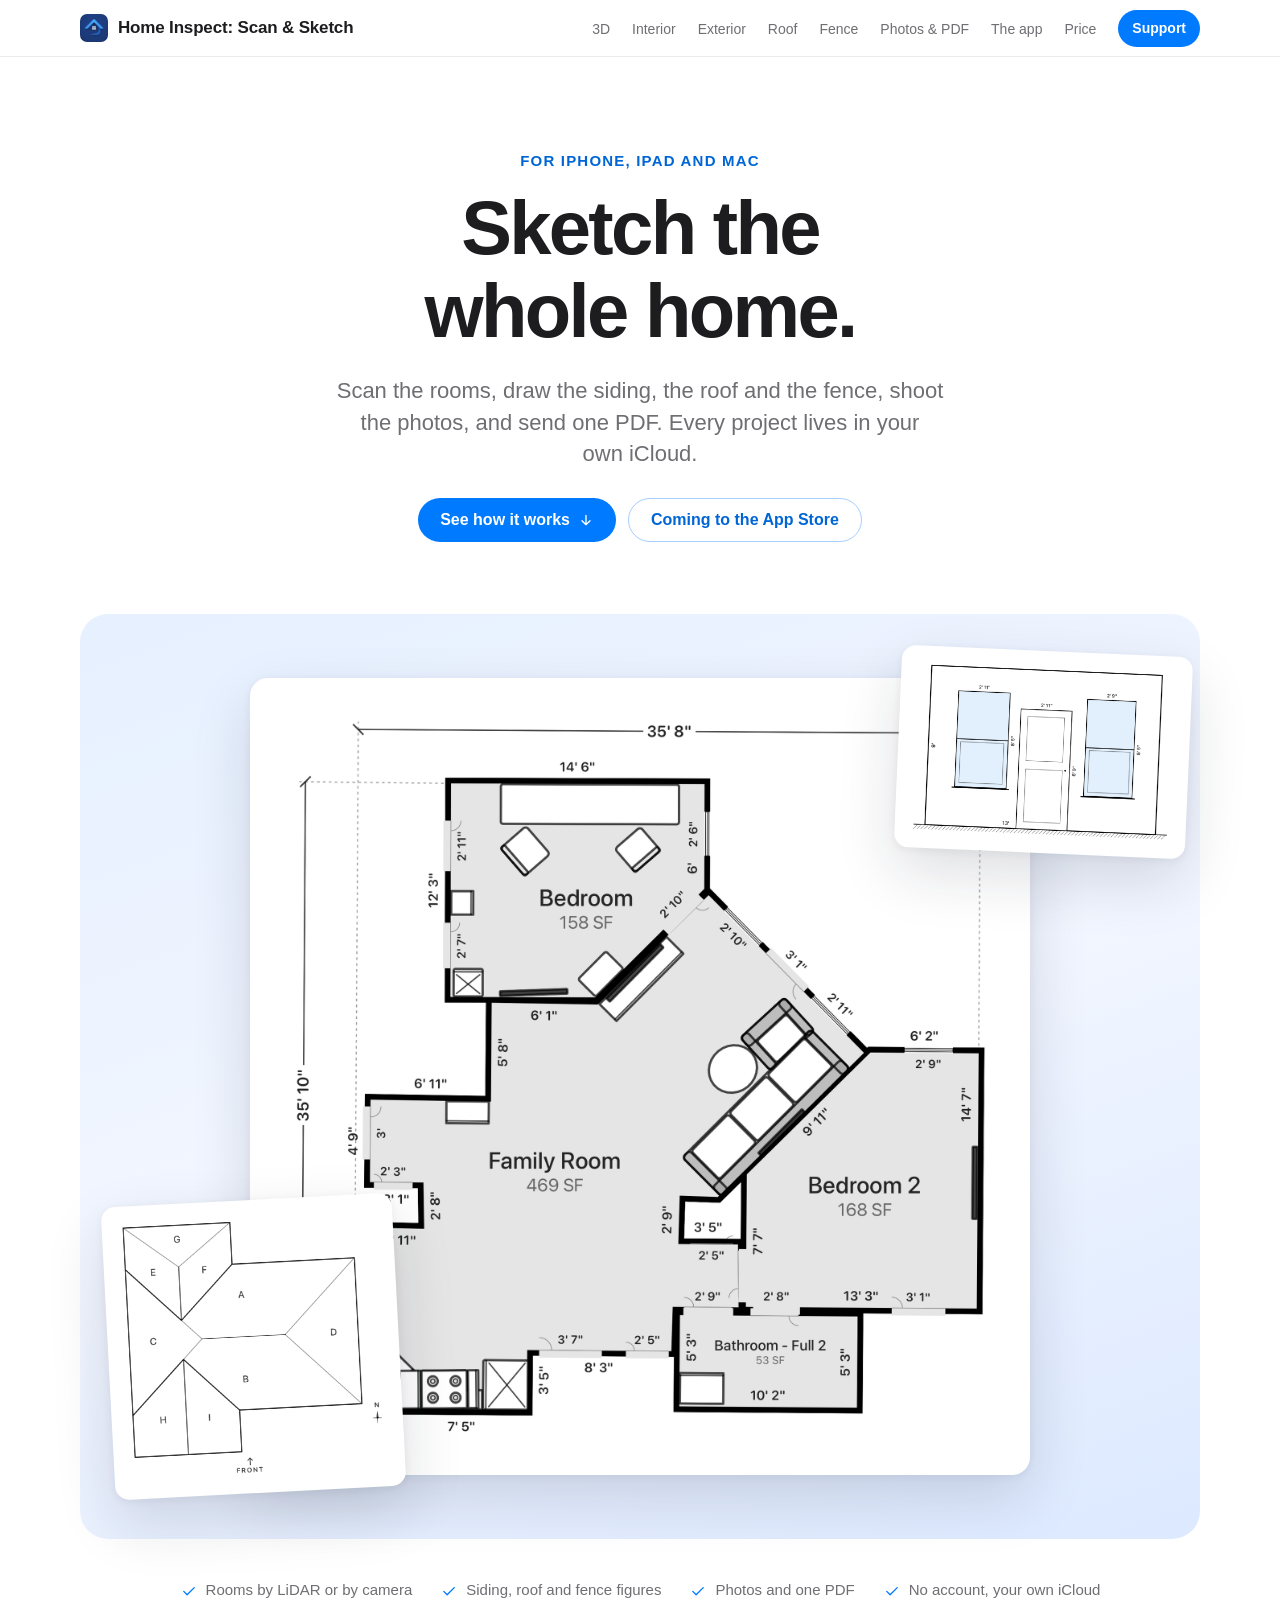
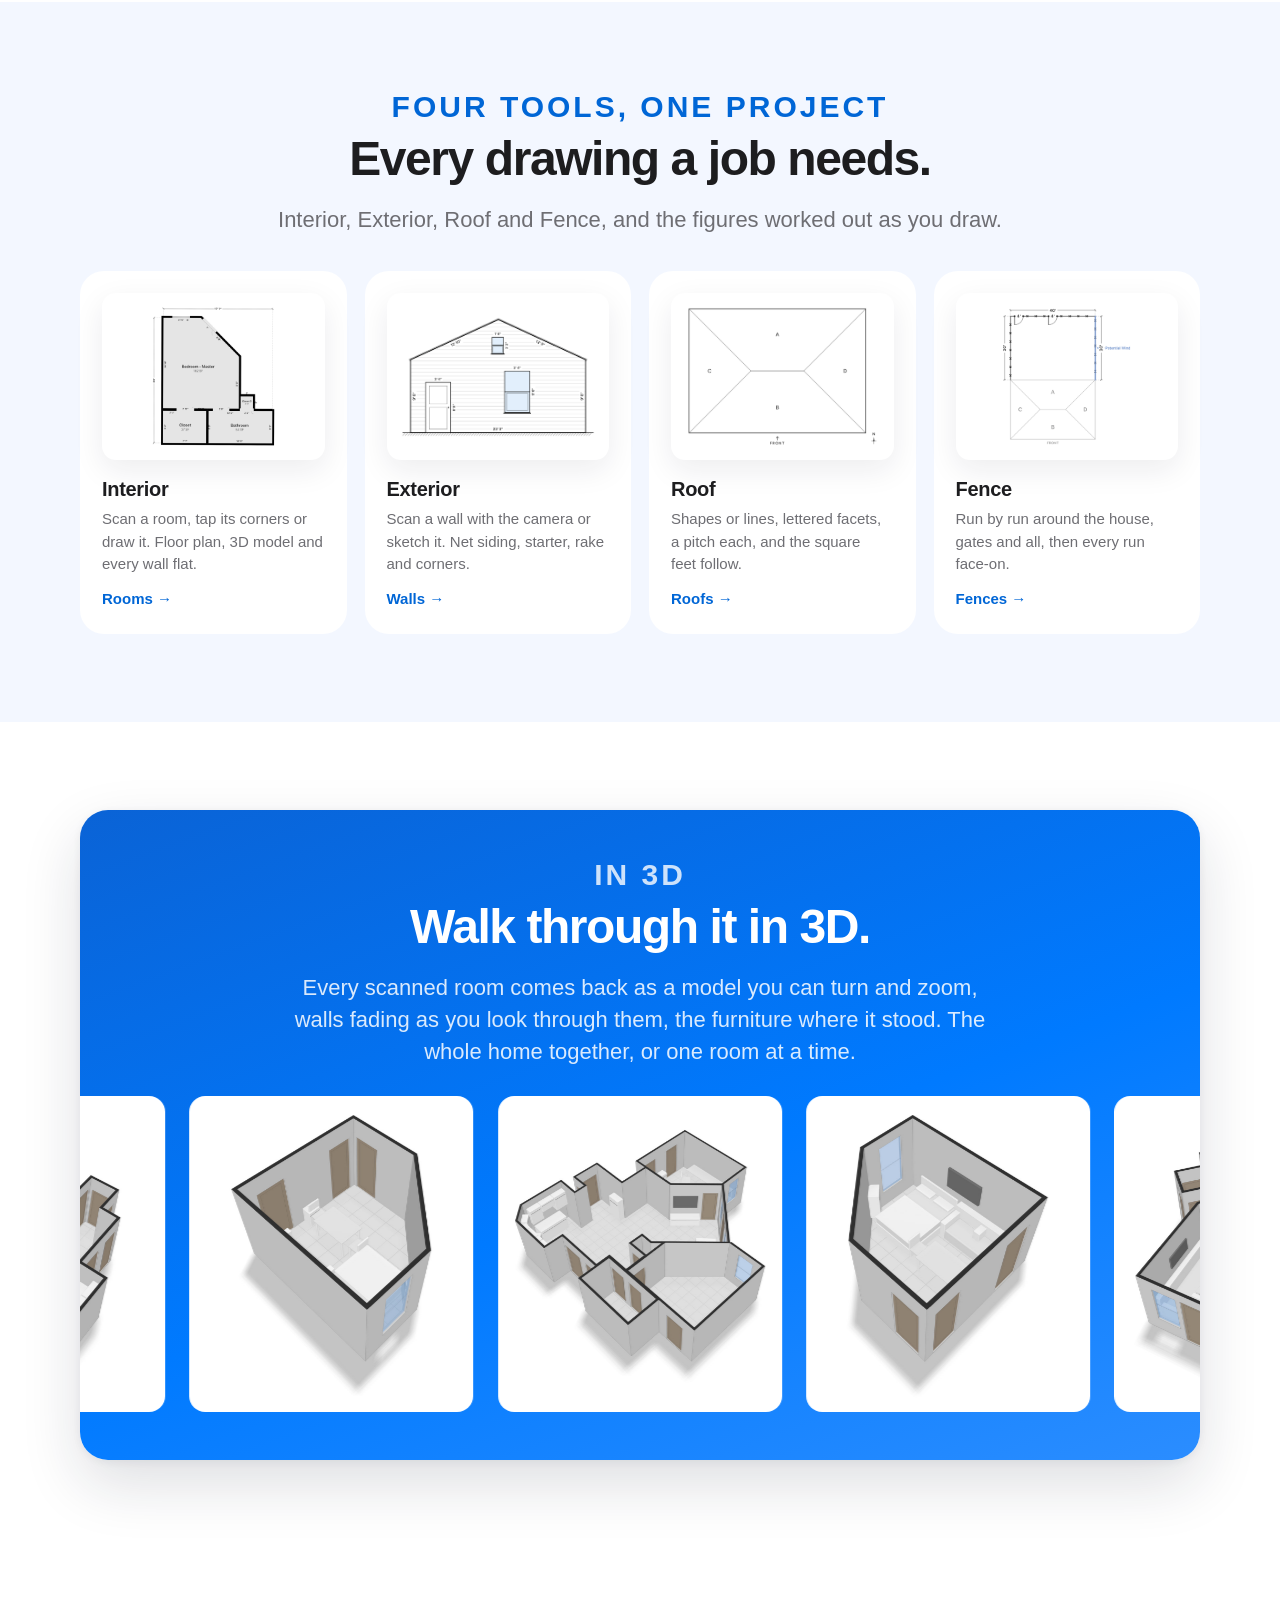
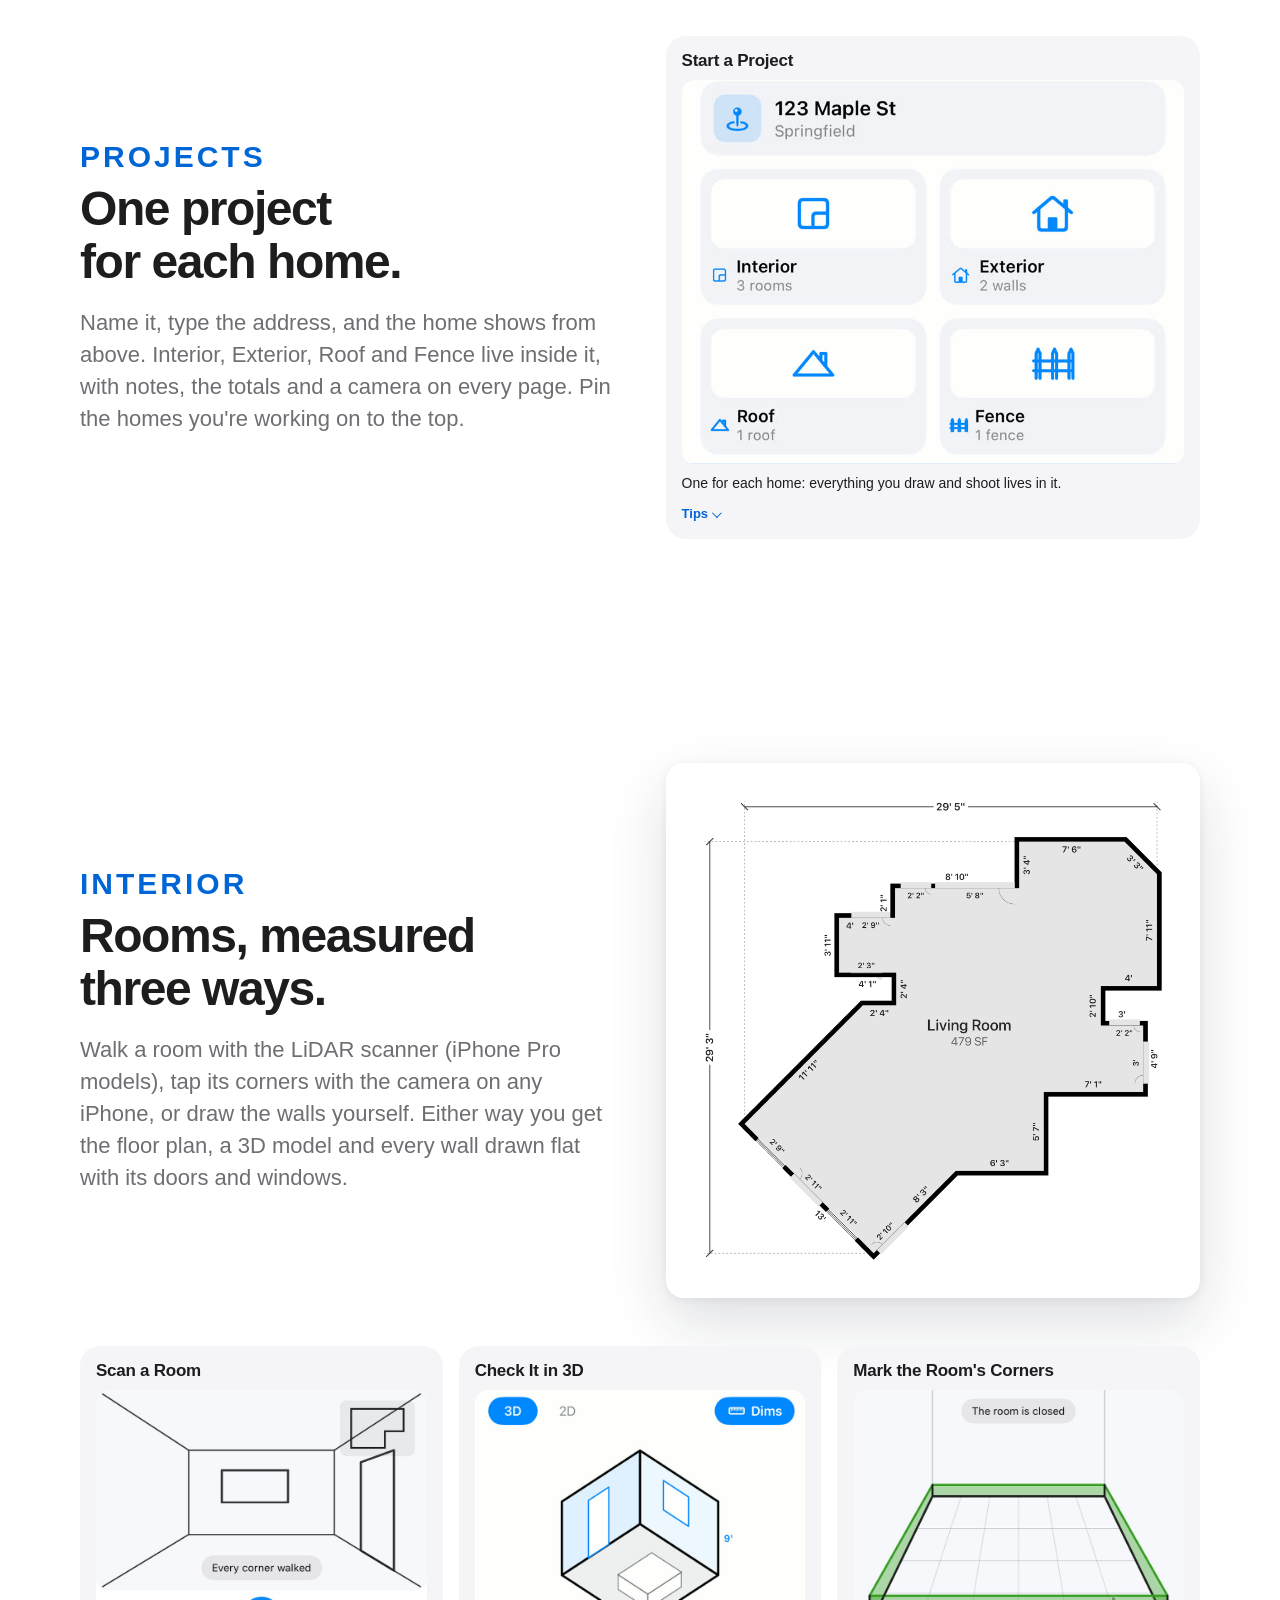
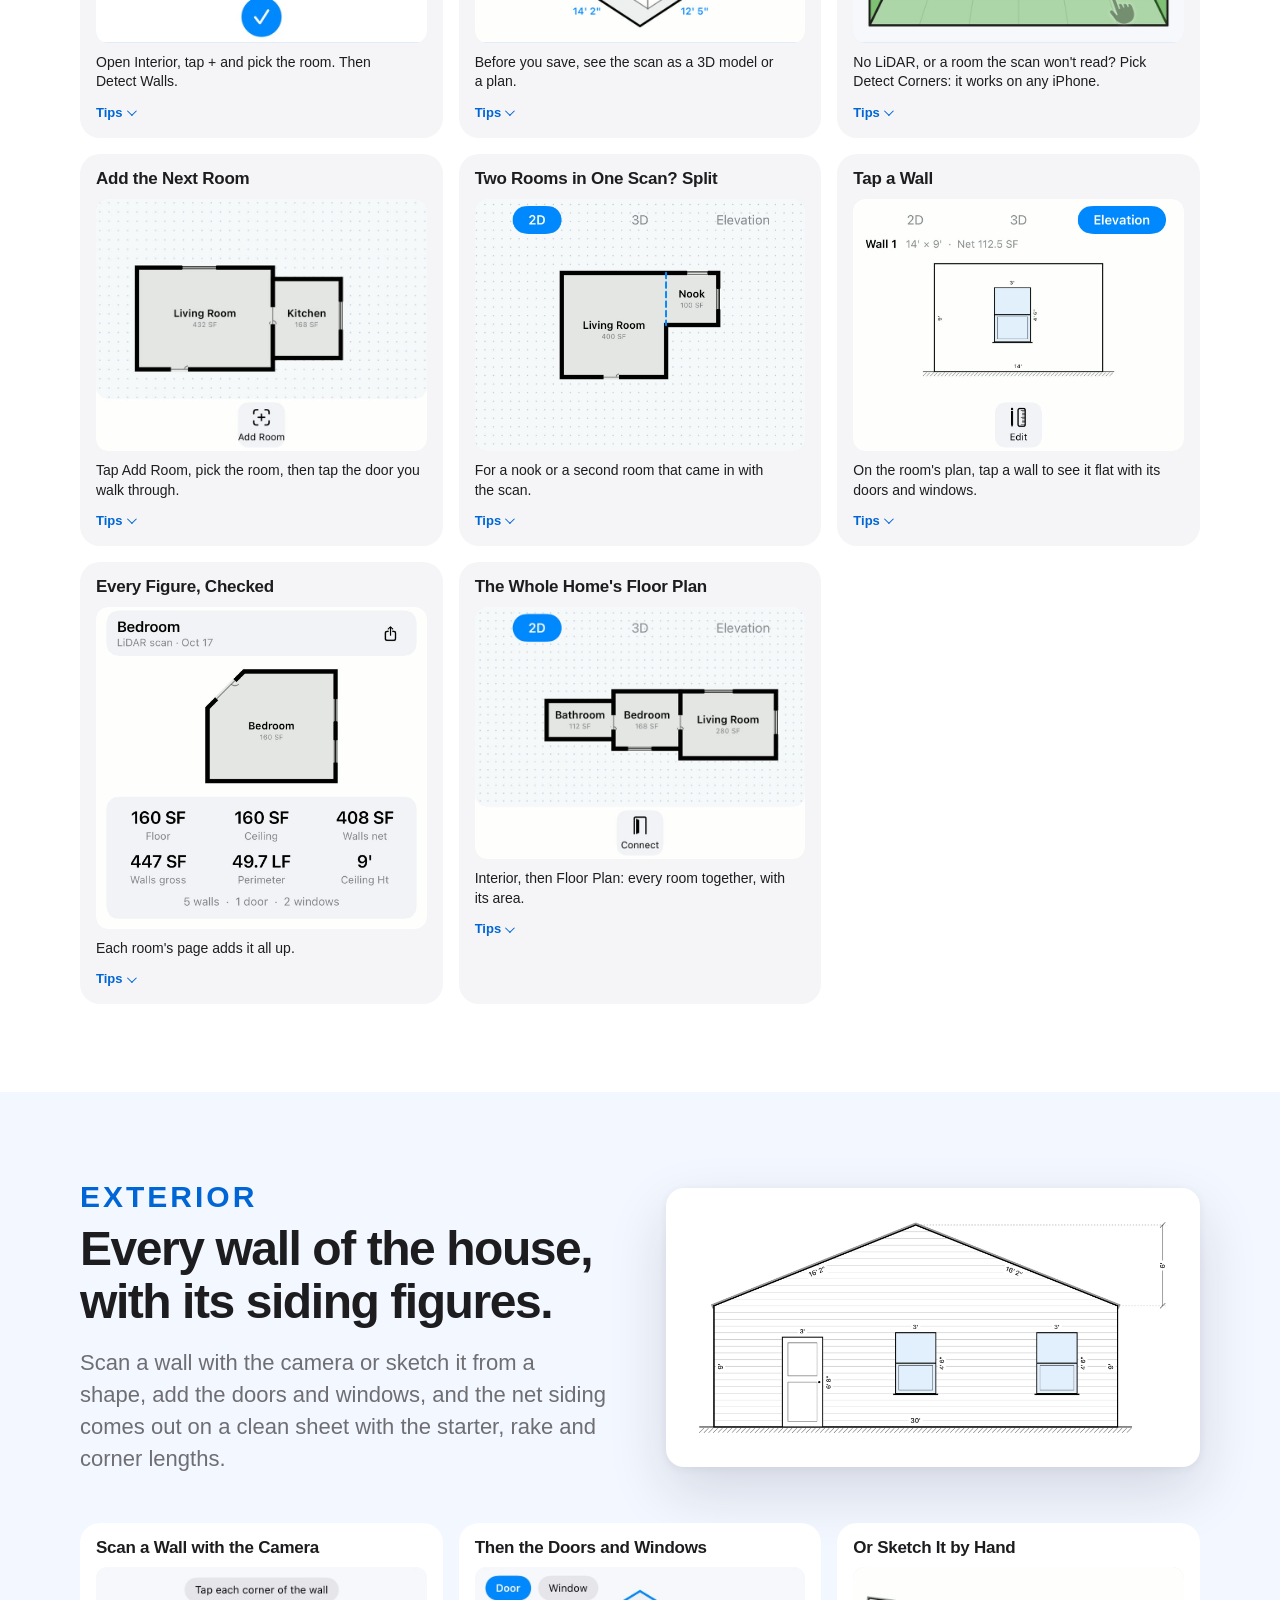
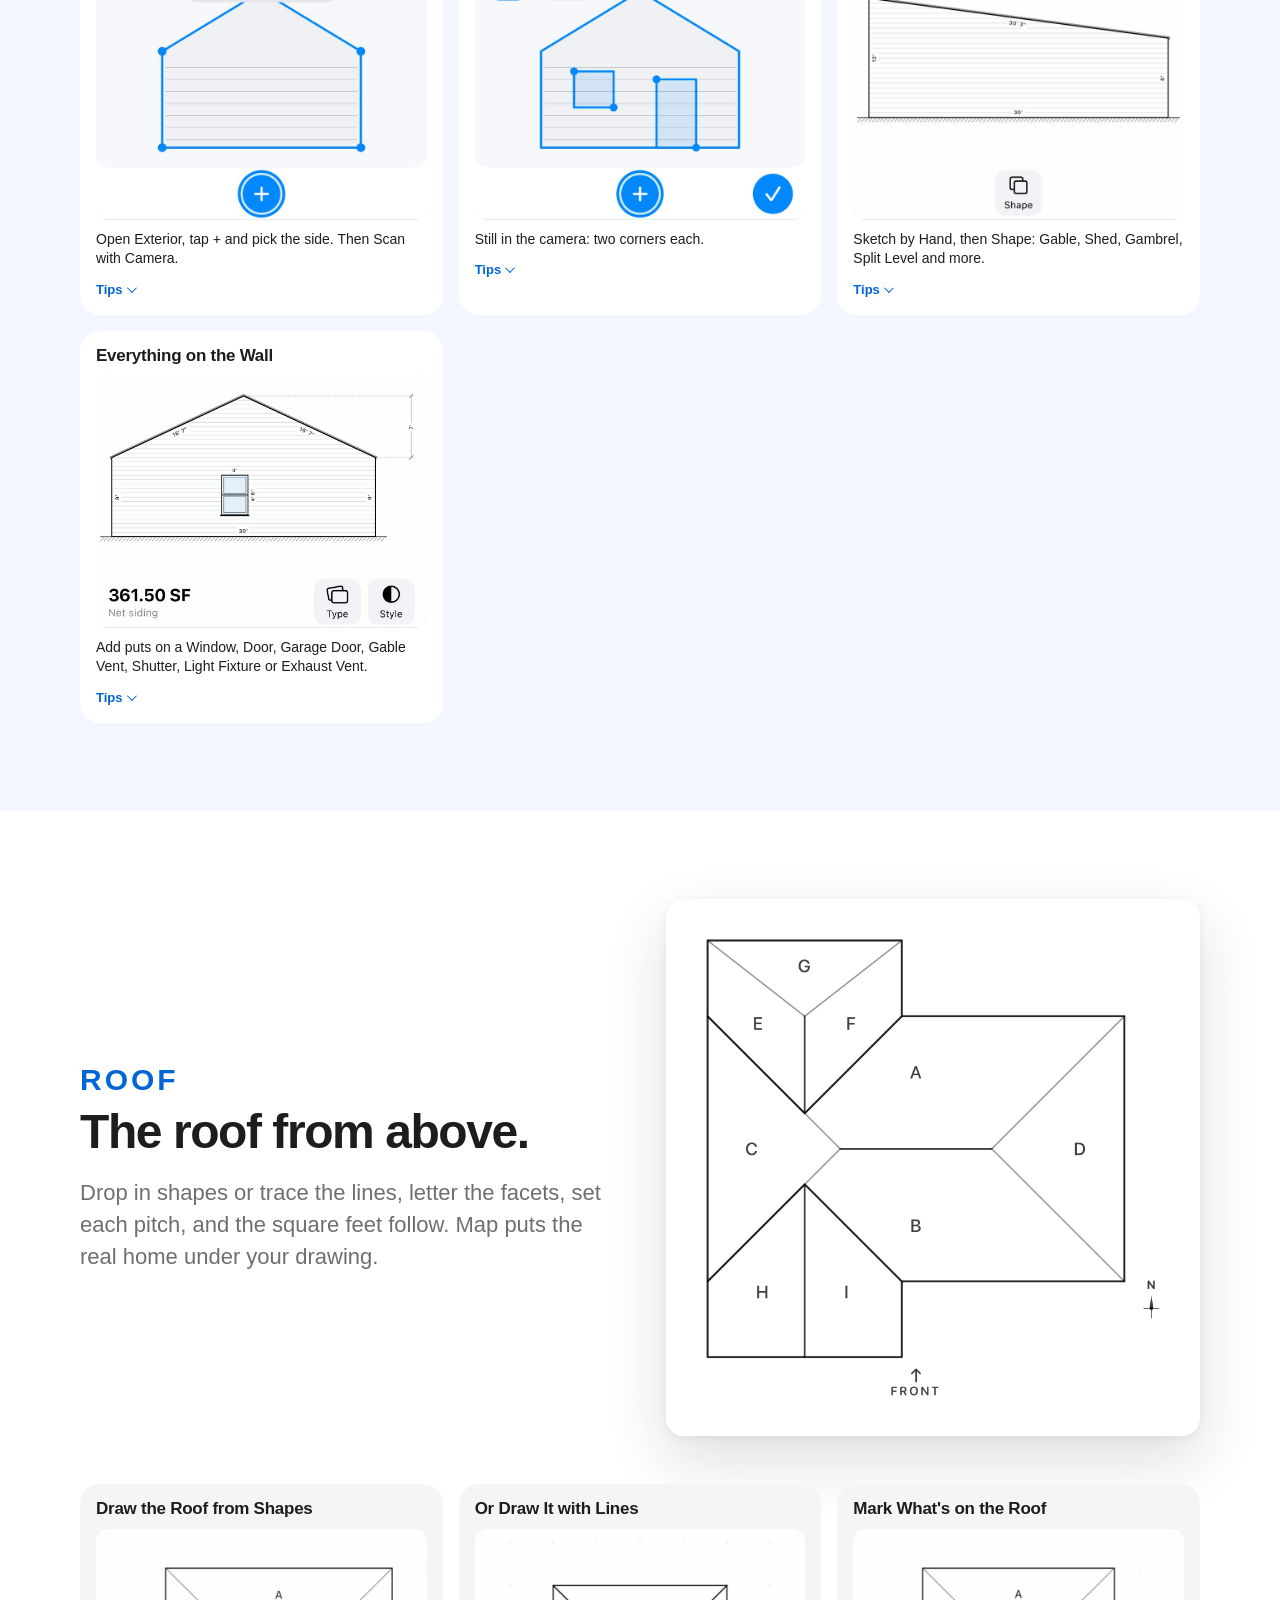
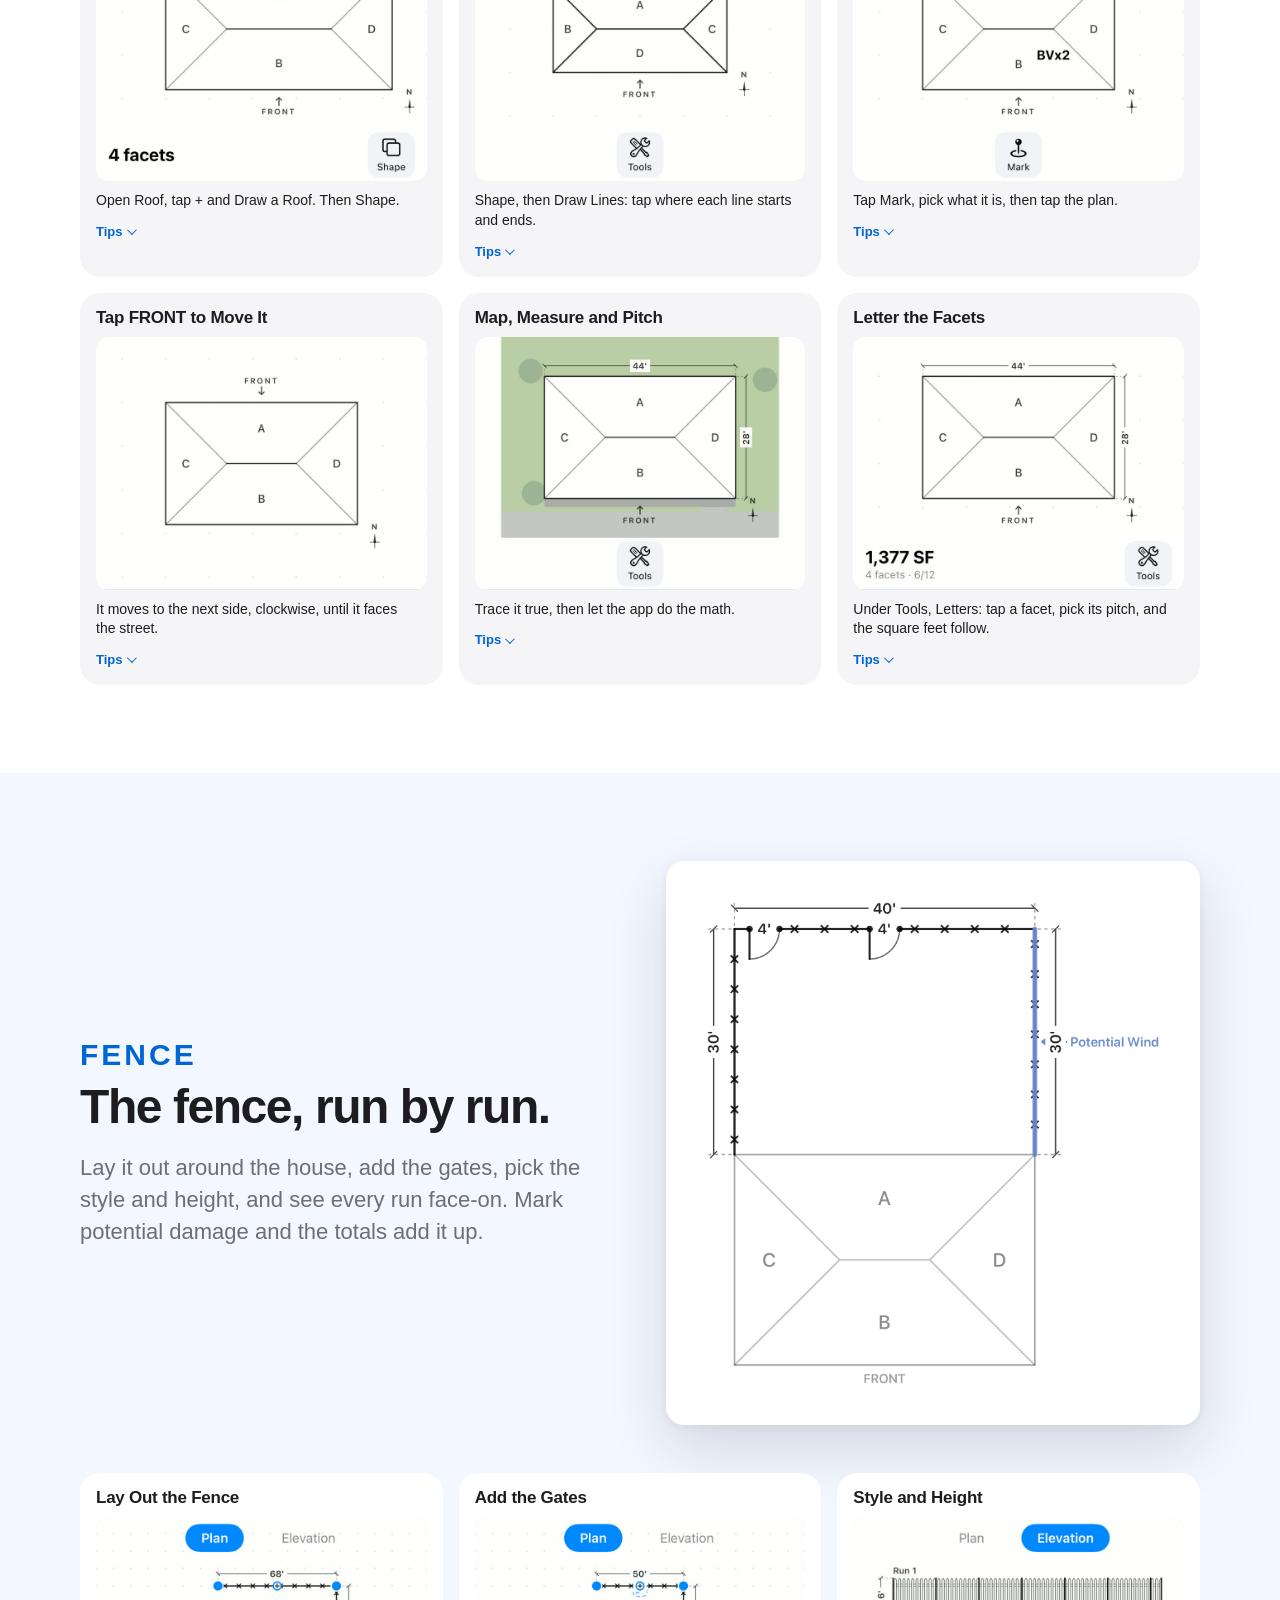
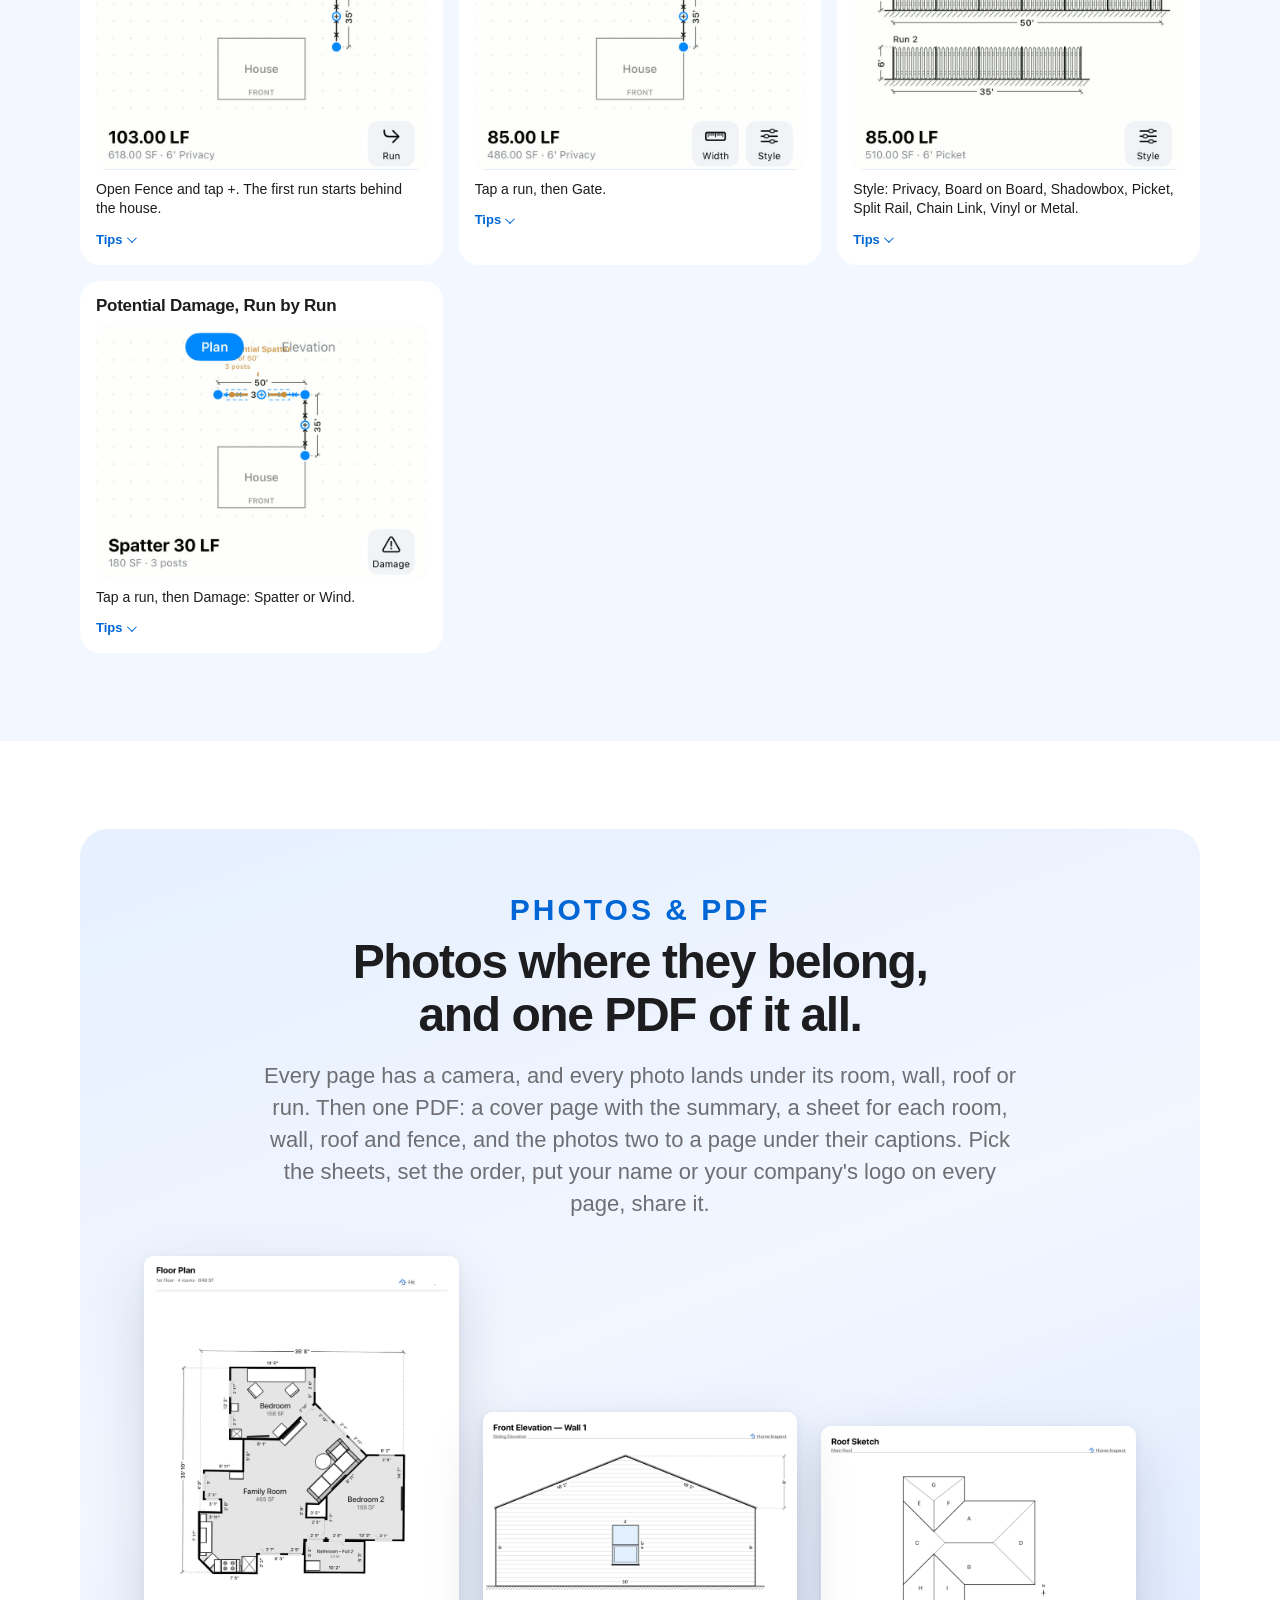
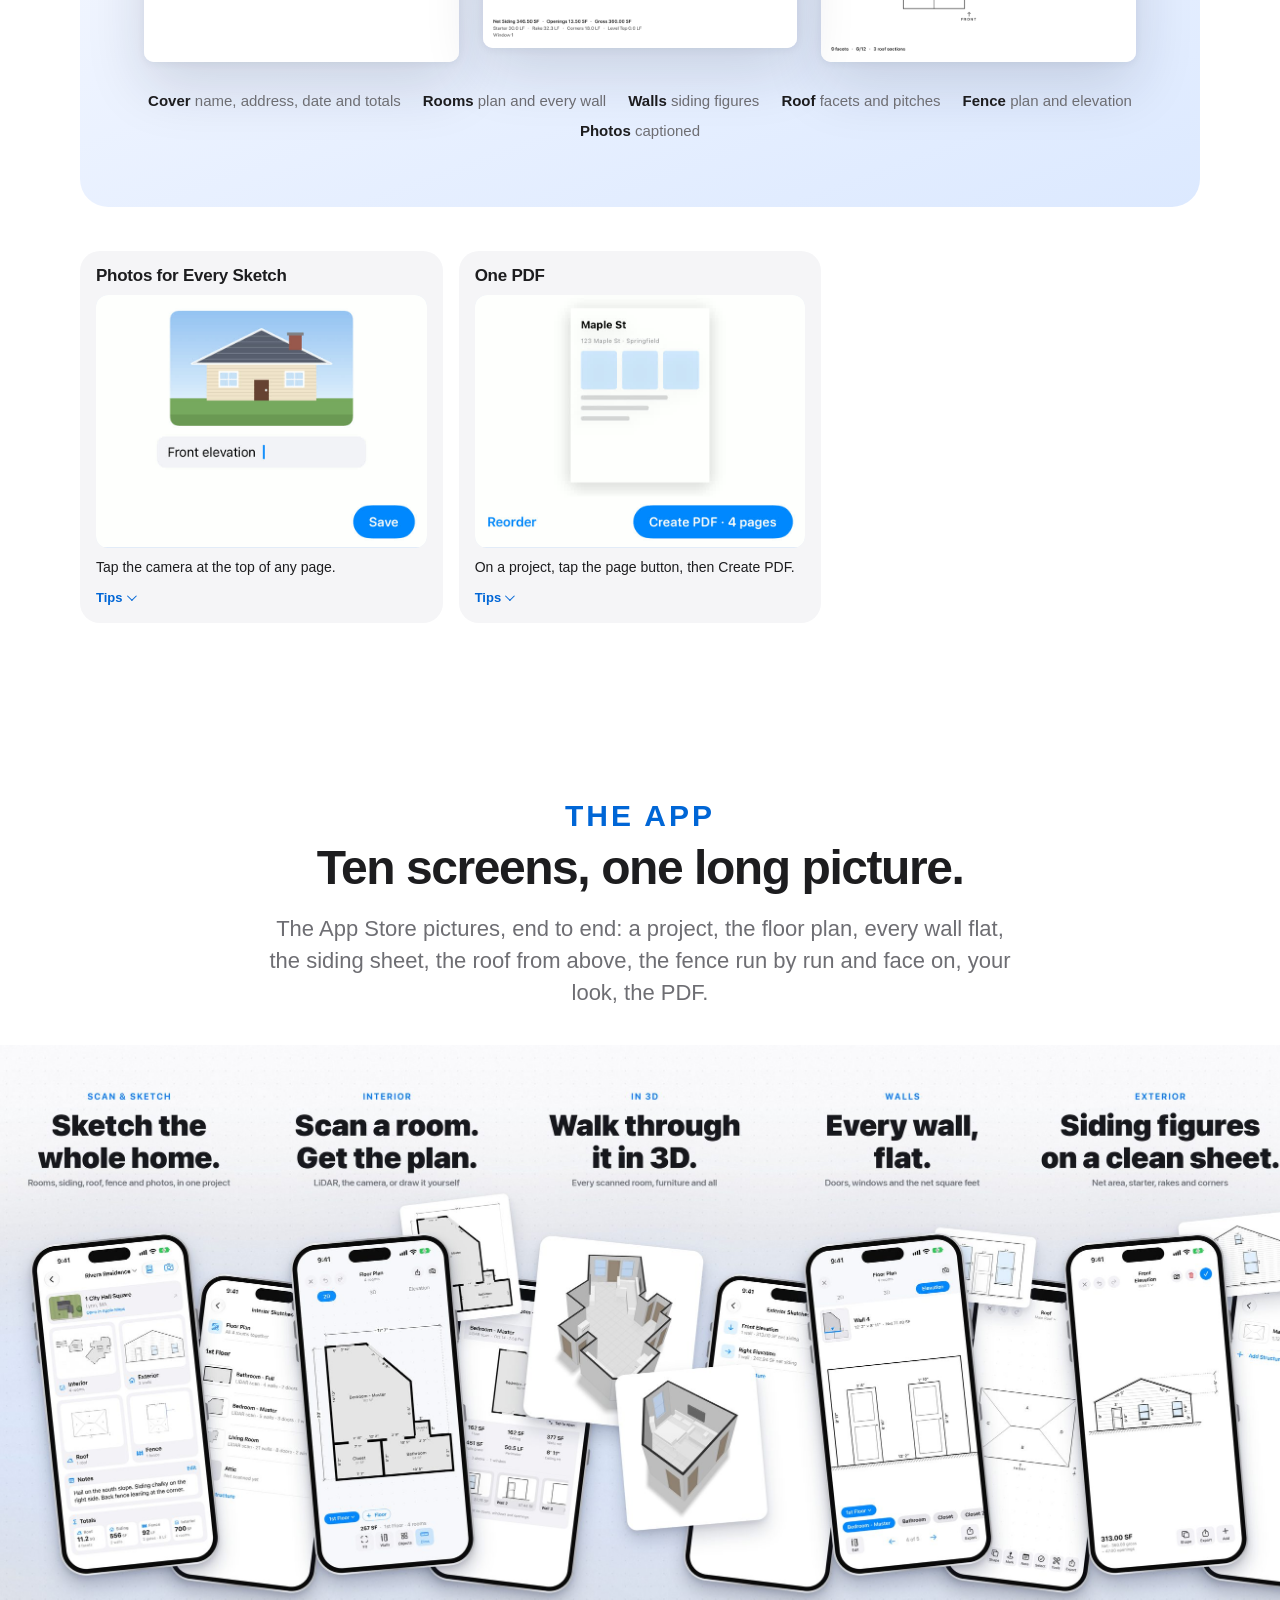
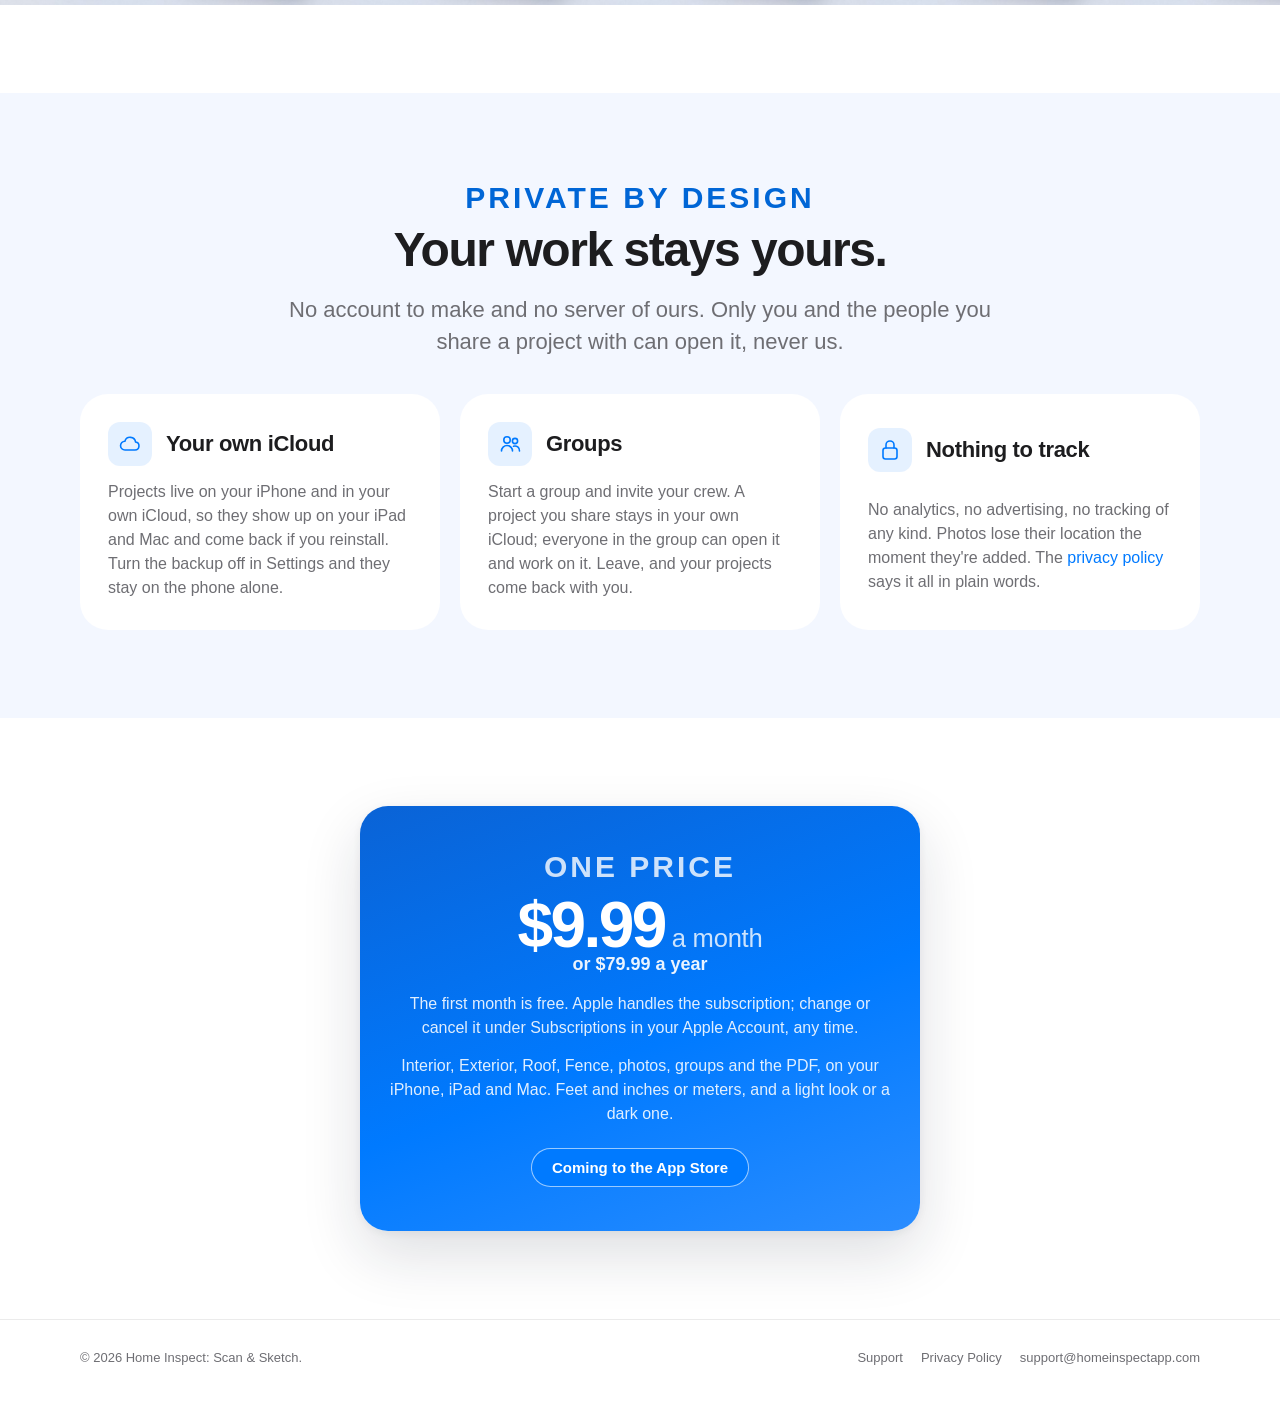
<file: index.html>
<!DOCTYPE html>
<html lang="en">
<head>
<meta charset="utf-8">
<meta name="viewport" content="width=device-width, initial-scale=1, viewport-fit=cover">
<title>Home Inspect: Scan &amp; Sketch</title>
<meta name="description" content="Sketch the inside, the outside, the roof and the fence of a home on your iPhone, iPad and Mac. Rooms by LiDAR, photos, one PDF, your own iCloud.">
<link rel="canonical" href="https://homeinspectapp.com/">
<meta property="og:type" content="website">
<meta property="og:site_name" content="Home Inspect: Scan &amp; Sketch">
<meta property="og:title" content="Home Inspect: Scan &amp; Sketch">
<meta property="og:description" content="Sketch the inside, the outside, the roof and the fence of a home on your iPhone, iPad and Mac. Rooms by LiDAR, photos, one PDF, your own iCloud.">
<meta property="og:url" content="https://homeinspectapp.com/">
<meta property="og:image" content="https://homeinspectapp.com/assets/icon-512.png">
<meta name="twitter:card" content="summary">
<meta name="theme-color" content="#ffffff">
<link rel="icon" href="/assets/icon-64.png" sizes="64x64" type="image/png">
<link rel="apple-touch-icon" href="/assets/icon-180.png">
<link rel="stylesheet" href="/assets/site.css?v=fe931c1f">
</head>
<body>
<header class="bar"><div class="wrap"><a class="brand" href="/"><img src="/assets/icon-64.png" alt="" width="28" height="28">Home Inspect: Scan &amp; Sketch</a><nav aria-label="Pages"><a href="/#models" class="more">3D</a><a href="/#interior" class="more">Interior</a><a href="/#exterior" class="more">Exterior</a><a href="/#roof" class="more">Roof</a><a href="/#fence" class="more">Fence</a><a href="/#photos" class="more">Photos &amp; PDF</a><a href="/#store" class="more">The app</a><a href="/#price" class="more">Price</a><a href="/support" class="pill">Support</a></nav></div></header>
<main>
<section class="hero"><div class="wrap">
  <div class="eyebrow">For iPhone, iPad and Mac</div>
  <h1>Sketch the whole home.</h1>
  <p class="lead">Scan the rooms, draw the siding, the roof and the fence, shoot the photos, and send one PDF. Every project lives in your own iCloud.</p>
  <div class="ctas"><a class="btn dark" href="#tools">See how it works <svg viewBox="0 0 24 24" aria-hidden="true"><path d="M12 5v14M6 13l6 6 6-6"/></svg></a><span class="btn soon">Coming to the App Store</span></div>
  <div class="board rise">
    <div class="sheet main"><img src="/assets/sketches/floor-plan.png" alt="A home's floor plan from a LiDAR scan: every room with its area, every wall's length, the furniture" width="1800" height="1842" loading="eager" fetchpriority="high"></div>
    <div class="sheet float left"><img src="/assets/sketches/roof.png" alt="A roof drawn from above with lettered facets" width="1536" height="1546" loading="lazy"></div>
    <div class="sheet float right"><img src="/assets/sketches/elevation.png" alt="A wall drawn flat with its door and windows" width="1800" height="1188" loading="lazy"></div>
  </div>
  <div class="facts">
    <span><svg viewBox="0 0 24 24" aria-hidden="true"><path d="M5 12.5l4.5 4.5L19 7.5"/></svg>Rooms by LiDAR or by camera</span>
    <span><svg viewBox="0 0 24 24" aria-hidden="true"><path d="M5 12.5l4.5 4.5L19 7.5"/></svg>Siding, roof and fence figures</span>
    <span><svg viewBox="0 0 24 24" aria-hidden="true"><path d="M5 12.5l4.5 4.5L19 7.5"/></svg>Photos and one PDF</span>
    <span><svg viewBox="0 0 24 24" aria-hidden="true"><path d="M5 12.5l4.5 4.5L19 7.5"/></svg>No account, your own iCloud</span>
  </div>
</div></section>

<section id="tools" class="alt"><div class="wrap">
  <div class="head rise"><div class="eyebrow">Four tools, one project</div><h2>Every drawing a job needs.</h2><p class="lead">Interior, Exterior, Roof and Fence, and the figures worked out as you draw.</p></div>
  <div class="tools">
    <a class="tool rise" href="#interior"><div class="sheet"><img src="/assets/sketches/floor-plan-2.png" alt="A master bedroom with its closets and bathroom, every wall's length marked" width="1400" height="1571" loading="eager"></div><h3>Interior</h3><p>Scan a room, tap its corners or draw it. Floor plan, 3D model and every wall flat.</p><span class="go">Rooms →</span></a>
    <a class="tool rise" href="#exterior"><div class="sheet"><img src="/assets/sketches/siding-2.png" alt="A gable wall with a door and a window, every length marked" width="1800" height="1130" loading="eager"></div><h3>Exterior</h3><p>Scan a wall with the camera or sketch it. Net siding, starter, rake and corners.</p><span class="go">Walls →</span></a>
    <a class="tool rise" href="#roof"><div class="sheet"><img src="/assets/sketches/roof-2.png" alt="A hip roof from above, its four facets lettered" width="1800" height="1319" loading="eager"></div><h3>Roof</h3><p>Shapes or lines, lettered facets, a pitch each, and the square feet follow.</p><span class="go">Roofs →</span></a>
    <a class="tool rise" href="#fence"><div class="sheet"><img src="/assets/sketches/fence-plan.png" alt="A fenced back yard behind the house, two gates on the back run and the right run marked as potential wind damage" width="1400" height="1486" loading="eager"></div><h3>Fence</h3><p>Run by run around the house, gates and all, then every run face-on.</p><span class="go">Fences →</span></a>
  </div>
</div></section>

<section id="models"><div class="wrap">
  <div class="models rise">
    <div class="head"><div class="eyebrow">In 3D</div><h2>Walk through it in 3D.</h2><p class="lead">Every scanned room comes back as a model you can turn and zoom, walls fading as you look through them, the furniture where it stood. The whole home together, or one room at a time.</p></div>
    <div class="window"><div class="track">
      <figure><div class="sheet"><img src="/assets/models/home.jpg?v=fe18688d" alt="A whole floor of a home as a 3D model from above: every room, door and window, the furniture in place" width="1080" height="1200" decoding="async"></div></figure>
      <figure><div class="sheet"><img src="/assets/models/bedroom.jpg?v=2389f08a" alt="A bedroom as a 3D model: the bed, the TV on the wall, the window" width="1080" height="1200" decoding="async"></div></figure>
      <figure><div class="sheet"><img src="/assets/models/kitchen-living.jpg?v=10a0a081" alt="An open kitchen and family room as a 3D model: the stove, the cabinets, the sofa" width="1080" height="1200" decoding="async"></div></figure>
      <figure><div class="sheet"><img src="/assets/models/kitchen.jpg?v=1ce41a68" alt="A furnished room as a 3D model: the fridge, the cabinets, the table and chairs" width="1080" height="1200" decoding="async"></div></figure>
      <figure><div class="sheet"><img src="/assets/models/home-back.jpg?v=204711c5" alt="The same floor from the back, the kitchen and the living room furnished" width="1080" height="1200" decoding="async"></div></figure>
      <figure><div class="sheet"><img src="/assets/models/office.jpg?v=7712ab64" alt="A bedroom as a 3D model with its desk, chair and nightstand" width="1080" height="1200" decoding="async"></div></figure>
      <figure><div class="sheet"><img src="/assets/models/family-room.jpg?v=b19c5efc" alt="The family room from the other side, its sofa and kitchen in place" width="1080" height="1200" decoding="async"></div></figure>
      <figure><div class="sheet"><img src="/assets/models/bedroom-back.jpg?v=09053a4e" alt="The bedroom from behind: the table and chairs, the bed beyond" width="1080" height="1200" decoding="async"></div></figure>
    </div></div>
  </div>
</div></section>

<section id="start"><div class="wrap">
  <div class="split rise"><div class="head"><div class="eyebrow">Projects</div><h2>One project for each home.</h2><p class="lead">Name it, type the address, and the home shows from above. Interior, Exterior, Roof and Fence live inside it, with notes, the totals and a camera on every page. Pin the homes you're working on to the top.</p></div>
  <article class="step rise"><h3>Start a Project</h3><div class="pic"><video muted playsinline preload="none" data-pic="project" data-v="68761232" poster="/assets/tips/project-last.jpg?v=68761232" aria-label="Start a Project, as the app shows it"></video></div><p class="lead">One for each home: everything you draw and shoot lives in it.</p><details class="more"><summary>Tips</summary><ul class="tips"><li>Tap +, name the project and type the address. Pick it from the list and the home shows from above.</li><li>Inside: Interior, Exterior, Roof and Fence, a camera on every page, and one PDF of it all.</li><li>A detached garage or shed? Add Structure keeps its rooms, walls, roof and fence together.</li></ul></details></article></div>
</div></section>

<section id="interior" class=""><div class="wrap">
<div class="split rise"><div class="head"><div class="eyebrow">Interior</div><h2>Rooms, measured three ways.</h2><p class="lead">Walk a room with the LiDAR scanner (iPhone Pro models), tap its corners with the camera on any iPhone, or draw the walls yourself. Either way you get the floor plan, a 3D model and every wall drawn flat with its doors and windows.</p></div><div class="sheet"><img src="/assets/sketches/room.png" alt="A room's plan: every wall's length, the doors and windows, the area" width="1800" height="1800" loading="eager"></div></div>
<div class="steps">
<article class="step rise"><h3>Scan a Room</h3><div class="pic"><video muted playsinline preload="none" data-pic="roomScan" data-v="be9086be" poster="/assets/tips/roomScan-last.jpg?v=be9086be" aria-label="Scan a Room, as the app shows it"></video></div><p class="lead">Open Interior, tap + and pick the room. Then Detect Walls.</p><details class="more"><summary>Tips</summary><ul class="tips"><li>Lights on, doors closed.</li><li>Hold the iPhone up at chest height and walk the whole room slowly: every corner, floor to ceiling.</li><li>Tap ✓ when you've walked it all. Or pick Sketch and draw the walls yourself.</li></ul></details></article>
<article class="step rise"><h3>Check It in 3D</h3><div class="pic"><video muted playsinline preload="none" data-pic="roomReview" data-v="b30759ee" poster="/assets/tips/roomReview-last.jpg?v=b30759ee" aria-label="Check It in 3D, as the app shows it"></video></div><p class="lead">Before you save, see the scan as a 3D model or a plan.</p><details class="more"><summary>Tips</summary><ul class="tips"><li>Two fingers turn it, pinch to zoom. 2D shows the plan.</li><li>Dims shows every wall, door and window, and the height.</li><li>Keep the furniture or leave it out, then tap ✓ to save.</li></ul></details></article>
<article class="step rise"><h3>Mark the Room's Corners</h3><div class="pic"><video muted playsinline preload="none" data-pic="cornerScan" data-v="17d19541" poster="/assets/tips/cornerScan-last.jpg?v=17d19541" aria-label="Mark the Room's Corners, as the app shows it"></video></div><p class="lead">No LiDAR, or a room the scan won't read? Pick Detect Corners: it works on any iPhone.</p><details class="more"><summary>Tips</summary><ul class="tips"><li>Point at the floor and move the iPhone slowly until the grid shows.</li><li>Aim at each corner where the walls meet the floor and tap the screen. Back on the first corner closes the room.</li><li>Then point up at the top of a wall and tap for the height, and mark each door and window by two opposite corners.</li></ul></details></article>
<article class="step rise"><h3>Add the Next Room</h3><div class="pic"><video muted playsinline preload="none" data-pic="addRoom" data-v="14f539ad" poster="/assets/tips/addRoom-last.jpg?v=14f539ad" aria-label="Add the Next Room, as the app shows it"></video></div><p class="lead">Tap Add Room, pick the room, then tap the door you walk through.</p><details class="more"><summary>Tips</summary><ul class="tips"><li>It lands door to door, sharing the wall, so the floor plan builds as you go.</li><li>Rooms scanned on their own? On the Floor Plan, pick a room, tap Connect, then the same door in each.</li></ul></details></article>
<article class="step rise"><h3>Two Rooms in One Scan? Split</h3><div class="pic"><video muted playsinline preload="none" data-pic="split" data-v="db7e9970" poster="/assets/tips/split-last.jpg?v=db7e9970" aria-label="Two Rooms in One Scan? Split, as the app shows it"></video></div><p class="lead">For a nook or a second room that came in with the scan.</p><details class="more"><summary>Tips</summary><ul class="tips"><li>When the app says Looks Like 2 Rooms, tap Split and name each part. Each gets its own area.</li><li>Already saved as one? The room's page says it too. Tap Split there.</li></ul></details></article>
<article class="step rise"><h3>Tap a Wall</h3><div class="pic"><video muted playsinline preload="none" data-pic="roomViews" data-v="96cbeb46" poster="/assets/tips/roomViews-last.jpg?v=96cbeb46" aria-label="Tap a Wall, as the app shows it"></video></div><p class="lead">On the room's plan, tap a wall to see it flat with its doors and windows.</p><details class="more"><summary>Tips</summary><ul class="tips"><li>Tap a wall to see it flat, with its size and net square feet.</li><li>Edit, then Add, puts in a Door, Window or Opening. Drag it into place; tap a size to type it.</li><li>In 2D, tap any length to type the real figure.</li></ul></details></article>
<article class="step rise"><h3>Every Figure, Checked</h3><div class="pic tall"><video muted playsinline preload="none" data-pic="roomFigures" data-v="53a24d16" poster="/assets/tips/roomFigures-last.jpg?v=53a24d16" aria-label="Every Figure, Checked, as the app shows it"></video></div><p class="lead">Each room's page adds it all up.</p><details class="more"><summary>Tips</summary><ul class="tips"><li>Floor, ceiling, walls net and gross, perimeter and ceiling height, with the doors and windows counted.</li><li>Share prints a clean floor plan with every wall length.</li></ul></details></article>
<article class="step rise"><h3>The Whole Home's Floor Plan</h3><div class="pic"><video muted playsinline preload="none" data-pic="homePlan" data-v="bb270873" poster="/assets/tips/homePlan-last.jpg?v=bb270873" aria-label="The Whole Home's Floor Plan, as the app shows it"></video></div><p class="lead">Interior, then Floor Plan: every room together, with its area.</p><details class="more"><summary>Tips</summary><ul class="tips"><li>Rooms scanned on their own? Tap a room, then Connect: tap the blue circle on its door, then the circle on the other room's door, and they join wall to wall.</li><li>Long press a room to move it; it snaps to the one beside it. Rotate turns it. + Floor adds the basement or upstairs.</li></ul></details></article>
</div></div></section>
<section id="exterior" class="alt"><div class="wrap">
<div class="split rise"><div class="head"><div class="eyebrow">Exterior</div><h2>Every wall of the house, with its siding figures.</h2><p class="lead">Scan a wall with the camera or sketch it from a shape, add the doors and windows, and the net siding comes out on a clean sheet with the starter, rake and corner lengths.</p></div><div class="sheet"><img src="/assets/sketches/siding.png" alt="A gable wall with a door and two windows, every length marked" width="1800" height="839" loading="eager"></div></div>
<div class="steps">
<article class="step rise"><h3>Scan a Wall with the Camera</h3><div class="pic"><video muted playsinline preload="none" data-pic="wallScan" data-v="019f5950" poster="/assets/tips/wallScan-last.jpg?v=019f5950" aria-label="Scan a Wall with the Camera, as the app shows it"></video></div><p class="lead">Open Exterior, tap + and pick the side. Then Scan with Camera.</p><details class="more"><summary>Tips</summary><ul class="tips"><li>Put the crosshair on each corner of the wall and tap, all the way round to the first.</li></ul></details></article>
<article class="step rise"><h3>Then the Doors and Windows</h3><div class="pic"><video muted playsinline preload="none" data-pic="wallOpenings" data-v="9b699141" poster="/assets/tips/wallOpenings-last.jpg?v=9b699141" aria-label="Then the Doors and Windows, as the app shows it"></video></div><p class="lead">Still in the camera: two corners each.</p><details class="more"><summary>Tips</summary><ul class="tips"><li>Pick Door, Window or Garage Door and tap two opposite corners of each.</li><li>Tap ✓ and the wall opens in the editor with every opening in place.</li></ul></details></article>
<article class="step rise"><h3>Or Sketch It by Hand</h3><div class="pic"><video muted playsinline preload="none" data-pic="wallSketch" data-v="1ad84b45" poster="/assets/tips/wallSketch-last.jpg?v=1ad84b45" aria-label="Or Sketch It by Hand, as the app shows it"></video></div><p class="lead">Sketch by Hand, then Shape: Gable, Shed, Gambrel, Split Level and more.</p><details class="more"><summary>Tips</summary><ul class="tips"><li>Drag the corners into place, or tap any figure and type the real size.</li><li>Tap + on a line to add a corner. Piece adds a separate section.</li></ul></details></article>
<article class="step rise"><h3>Everything on the Wall</h3><div class="pic"><video muted playsinline preload="none" data-pic="wallAdd" data-v="f0008d4b" poster="/assets/tips/wallAdd-last.jpg?v=f0008d4b" aria-label="Everything on the Wall, as the app shows it"></video></div><p class="lead">Add puts on a Window, Door, Garage Door, Gable Vent, Shutter, Light Fixture or Exhaust Vent.</p><details class="more"><summary>Tips</summary><ul class="tips"><li>Type picks the kind: Double Hung, Casement, Bay, French Door, Sliding Patio and more.</li><li>Style makes it Arch Top, Half Round, Round or Octagon and takes off its true area.</li><li>The bar shows the net siding. Export makes the sheet with the starter, rake and corner lengths.</li></ul></details></article>
</div></div></section>
<section id="roof" class=""><div class="wrap">
<div class="split rise"><div class="head"><div class="eyebrow">Roof</div><h2>The roof from above.</h2><p class="lead">Drop in shapes or trace the lines, letter the facets, set each pitch, and the square feet follow. Map puts the real home under your drawing.</p></div><div class="sheet"><img src="/assets/sketches/roof.png" alt="A roof from above, nine lettered facets" width="1536" height="1546" loading="eager"></div></div>
<div class="steps">
<article class="step rise"><h3>Draw the Roof from Shapes</h3><div class="pic"><video muted playsinline preload="none" data-pic="roofShapes" data-v="a6882f49" poster="/assets/tips/roofShapes-last.jpg?v=a6882f49" aria-label="Draw the Roof from Shapes, as the app shows it"></video></div><p class="lead">Open Roof, tap + and Draw a Roof. Then Shape.</p><details class="more"><summary>Tips</summary><ul class="tips"><li>Tap a shape to add it, drag it into place, pull a side to size it.</li><li>Style sets Hip, Gable, Dutch or Clipped ends, Gambrel, Mansard or Flat.</li><li>Under Tools, Letters: tap a facet to set its letter and pitch, join it or split it.</li></ul></details></article>
<article class="step rise"><h3>Or Draw It with Lines</h3><div class="pic"><video muted playsinline preload="none" data-pic="roofLines" data-v="0b036587" poster="/assets/tips/roofLines-last.jpg?v=0b036587" aria-label="Or Draw It with Lines, as the app shows it"></video></div><p class="lead">Shape, then Draw Lines: tap where each line starts and ends.</p><details class="more"><summary>Tips</summary><ul class="tips"><li>Trace the roof's edges, ridges, hips and valleys line by line.</li><li>Under Tools, Letters: tap a shape your lines close to letter it, or Letter All does every one.</li><li>Tap a lettered facet to set its pitch, and the roof's square feet follow.</li></ul></details></article>
<article class="step rise"><h3>Mark What's on the Roof</h3><div class="pic"><video muted playsinline preload="none" data-pic="roofMarks" data-v="068cbcf9" poster="/assets/tips/roofMarks-last.jpg?v=068cbcf9" aria-label="Mark What's on the Roof, as the app shows it"></video></div><p class="lead">Tap Mark, pick what it is, then tap the plan.</p><details class="more"><summary>Tips</summary><ul class="tips"><li>Test squares, vents, pipe jacks, chimneys, skylights, satellites, solar panels and tarps.</li><li>Note puts your own words anywhere on the plan.</li></ul></details></article>
<article class="step rise"><h3>Tap FRONT to Move It</h3><div class="pic"><video muted playsinline preload="none" data-pic="roofFront" data-v="f6f338ec" poster="/assets/tips/roofFront-last.jpg?v=f6f338ec" aria-label="Tap FRONT to Move It, as the app shows it"></video></div><p class="lead">It moves to the next side, clockwise, until it faces the street.</p><details class="more"><summary>Tips</summary><ul class="tips"><li>The facets take their names from it: Front Slope, Right Slope and so on.</li><li>Tap the compass to turn north a quarter.</li></ul></details></article>
<article class="step rise"><h3>Map, Measure and Pitch</h3><div class="pic"><video muted playsinline preload="none" data-pic="roofMap" data-v="18665d51" poster="/assets/tips/roofMap-last.jpg?v=18665d51" aria-label="Map, Measure and Pitch, as the app shows it"></video></div><p class="lead">Trace it true, then let the app do the math.</p><details class="more"><summary>Tips</summary><ul class="tips"><li>With the address in, Map puts the home from above under your drawing. Line Up Map matches them.</li><li>Under Tools, Measure gives the area from each facet's pitch. Lengths shows the hips, ridges and valleys.</li></ul></details></article>
<article class="step rise"><h3>Letter the Facets</h3><div class="pic"><video muted playsinline preload="none" data-pic="roofLetters" data-v="7915758a" poster="/assets/tips/roofLetters-last.jpg?v=7915758a" aria-label="Letter the Facets, as the app shows it"></video></div><p class="lead">Under Tools, Letters: tap a facet, pick its pitch, and the square feet follow.</p><details class="more"><summary>Tips</summary><ul class="tips"><li>Every facet gets a letter, so the sheet and the PDF can name them.</li><li>Set a pitch from the list or type any pitch; the area is worked out from it.</li><li>Join two facets into one, or split one in two.</li></ul></details></article>
</div></div></section>
<section id="fence" class="alt"><div class="wrap">
<div class="split rise"><div class="head"><div class="eyebrow">Fence</div><h2>The fence, run by run.</h2><p class="lead">Lay it out around the house, add the gates, pick the style and height, and see every run face-on. Mark potential damage and the totals add it up.</p></div><div class="sheet"><img src="/assets/sketches/fence-plan.png" alt="A fenced back yard behind the house: two gates on the back run, the right run marked as potential wind damage" width="1400" height="1486" loading="eager"></div></div>
<div class="steps">
<article class="step rise"><h3>Lay Out the Fence</h3><div class="pic"><video muted playsinline preload="none" data-pic="fenceRuns" data-v="49b2521d" poster="/assets/tips/fenceRuns-last.jpg?v=49b2521d" aria-label="Lay Out the Fence, as the app shows it"></video></div><p class="lead">Open Fence and tap +. The first run starts behind the house.</p><details class="more"><summary>Tips</summary><ul class="tips"><li>Drag the corners into place. Tap + on a run for a corner, or an end and then Run to keep going.</li><li>The house underneath is your roof drawing, or a Plain House you size and turn.</li><li>Line adds a separate stretch of fence.</li></ul></details></article>
<article class="step rise"><h3>Add the Gates</h3><div class="pic"><video muted playsinline preload="none" data-pic="fenceGate" data-v="666ce517" poster="/assets/tips/fenceGate-last.jpg?v=666ce517" aria-label="Add the Gates, as the app shows it"></video></div><p class="lead">Tap a run, then Gate.</p><details class="more"><summary>Tips</summary><ul class="tips"><li>Width sets its size. Style swings it In or Out, Single or Double.</li><li>The totals list the gates: 1 gate (4').</li></ul></details></article>
<article class="step rise"><h3>Style and Height</h3><div class="pic"><video muted playsinline preload="none" data-pic="fenceStyle" data-v="3673f6b8" poster="/assets/tips/fenceStyle-last.jpg?v=3673f6b8" aria-label="Style and Height, as the app shows it"></video></div><p class="lead">Style: Privacy, Board on Board, Shadowbox, Picket, Split Rail, Chain Link, Vinyl or Metal.</p><details class="more"><summary>Tips</summary><ul class="tips"><li>Height 4', 5', 6' or 8', or type any height.</li><li>Elevation draws every run face-on: posts, rails, boards and gates.</li></ul></details></article>
<article class="step rise"><h3>Potential Damage, Run by Run</h3><div class="pic"><video muted playsinline preload="none" data-pic="fenceDamage" data-v="2a755147" poster="/assets/tips/fenceDamage-last.jpg?v=2a755147" aria-label="Potential Damage, Run by Run, as the app shows it"></video></div><p class="lead">Tap a run, then Damage: Spatter or Wind.</p><details class="more"><summary>Tips</summary><ul class="tips"><li>Mark the whole run or part of it, which side, and the posts in the damaged stretch.</li><li>The bar adds it up: LF, SF (LF × height) and the gates.</li><li>The PDF's plan and elevation show every damaged run: orange for Spatter, blue for Wind.</li></ul></details></article>
</div></div></section>
<section id="photos" class=""><div class="wrap">
<div class="ink rise">
    <div class="head"><div class="eyebrow">Photos &amp; PDF</div><h2>Photos where they belong, and one PDF of it all.</h2><p class="lead">Every page has a camera, and every photo lands under its room, wall, roof or run. Then one PDF: a cover page with the summary, a sheet for each room, wall, roof and fence, and the photos two to a page under their captions. Pick the sheets, set the order, put your name or your company's logo on every page, share it.</p></div>
    <div class="fan">
      <div class="sheet"><img src="/assets/sheets/floor-plan.jpg" alt="The floor plan sheet" width="1600" height="2065" loading="lazy"></div>
      <div class="sheet"><img src="/assets/sheets/siding-front.jpg" alt="The siding sheet" width="1600" height="1200" loading="lazy"></div>
      <div class="sheet"><img src="/assets/sheets/roof.jpg" alt="The roof sheet" width="1600" height="1200" loading="lazy"></div>
    </div>
    <div class="pages"><span><b>Cover</b> name, address, date and totals</span><span><b>Rooms</b> plan and every wall</span><span><b>Walls</b> siding figures</span><span><b>Roof</b> facets and pitches</span><span><b>Fence</b> plan and elevation</span><span><b>Photos</b> captioned</span></div>
  </div>
<div class="steps">
<article class="step rise"><h3>Photos for Every Sketch</h3><div class="pic"><video muted playsinline preload="none" data-pic="photos" data-v="519c3873" poster="/assets/tips/photos-last.jpg?v=519c3873" aria-label="Photos for Every Sketch, as the app shows it"></video></div><p class="lead">Tap the camera at the top of any page.</p><details class="more"><summary>Tips</summary><ul class="tips"><li>Take as many as you need, then tap Done to caption them.</li><li>Each tool's camera files them under that room, wall, roof or run.</li><li>Open a photo and tap the pencil to crop, turn or draw on it.</li></ul></details></article>
<article class="step rise"><h3>One PDF</h3><div class="pic"><video muted playsinline preload="none" data-pic="pdf" data-v="34348dde" poster="/assets/tips/pdf-last.jpg?v=34348dde" aria-label="One PDF, as the app shows it"></video></div><p class="lead">On a project, tap the page button, then Create PDF.</p><details class="more"><summary>Tips</summary><ul class="tips"><li>Tap a sheet's circle to leave it out. Reorder sets the order.</li><li>A cover page with the summary, then a sheet for each room, wall, roof and fence.</li><li>Share it from the preview.</li></ul></details></article>
</div></div></section>


<section id="store"><div class="wrap">
  <div class="head rise"><div class="eyebrow">The app</div><h2>Ten screens, one long picture.</h2><p class="lead">The App Store pictures, end to end: a project, the floor plan, every wall flat, the siding sheet, the roof from above, the fence run by run and face on, your look, the PDF.</p></div>
</div>
<div class="strip-window rise" aria-label="The App Store pictures as one panorama, drifting by"><div class="strip">
  <img src="/assets/store/panorama.jpg?v=a9a42059" alt="Ten App Store pictures side by side: tilted phones showing a project page, a floor plan, a wall elevation, a siding sheet, a roof over the home from above, a fence plan and its elevations, the dark look, the PDF page and the projects grid" width="5280" height="1147" loading="lazy">
  <img src="/assets/store/panorama.jpg?v=a9a42059" alt="" aria-hidden="true" width="5280" height="1147" loading="lazy">
</div></div>
</section>

<section id="private" class="alt"><div class="wrap">
  <div class="head rise"><div class="eyebrow">Private by design</div><h2>Your work stays yours.</h2><p class="lead">No account to make and no server of ours. Only you and the people you share a project with can open it, never us.</p></div>
  <div class="cards">
    <div class="card rise"><svg viewBox="0 0 24 24" aria-hidden="true"><path d="M7 18h10a4 4 0 0 0 .6-7.95A5.5 5.5 0 0 0 6.9 9.2 4.4 4.4 0 0 0 7 18z"/></svg><h3>Your own iCloud</h3><p>Projects live on your iPhone and in your own iCloud, so they show up on your iPad and Mac and come back if you reinstall. Turn the backup off in Settings and they stay on the phone alone.</p></div>
    <div class="card rise"><svg viewBox="0 0 24 24" aria-hidden="true"><circle cx="9" cy="8" r="3.2"/><path d="M3.5 19a5.5 5.5 0 0 1 11 0"/><circle cx="17" cy="9" r="2.6"/><path d="M15.5 14.2A4.6 4.6 0 0 1 21.5 19"/></svg><h3>Groups</h3><p>Start a group and invite your crew. A project you share stays in your own iCloud; everyone in the group can open it and work on it. Leave, and your projects come back with you.</p></div>
    <div class="card rise"><svg viewBox="0 0 24 24" aria-hidden="true"><rect x="5" y="10" width="14" height="11" rx="2.5"/><path d="M8 10V7a4 4 0 0 1 8 0v3"/></svg><h3>Nothing to track</h3><p>No analytics, no advertising, no tracking of any kind. Photos lose their location the moment they're added. The <a href="/privacy">privacy policy</a> says it all in plain words.</p></div>
  </div>
</div></section>

<section id="price"><div class="wrap">
  <div class="price rise">
    <div class="eyebrow">One price</div>
    <div class="big">$9.99<small> a month</small></div>
    <div class="or">or $79.99 a year</div>
    <p>The first month is free. Apple handles the subscription; change or cancel it under Subscriptions in your Apple Account, any time.</p>
    <p>Interior, Exterior, Roof, Fence, photos, groups and the PDF, on your iPhone, iPad and Mac. Feet and inches or meters, and a light look or a dark one.</p>
    <span class="btn soon">Coming to the App Store</span>
  </div>
</div></section>
</main>

<footer><div class="wrap"><div>© 2026 Home Inspect: Scan &amp; Sketch.</div><nav aria-label="More"><a href="/support">Support</a><a href="/privacy">Privacy Policy</a><a href="mailto:support@homeinspectapp.com">support@homeinspectapp.com</a></nav></div></footer>
<script src="/assets/site.js?v=1da380a2"></script>
</body>
</html>
</file>
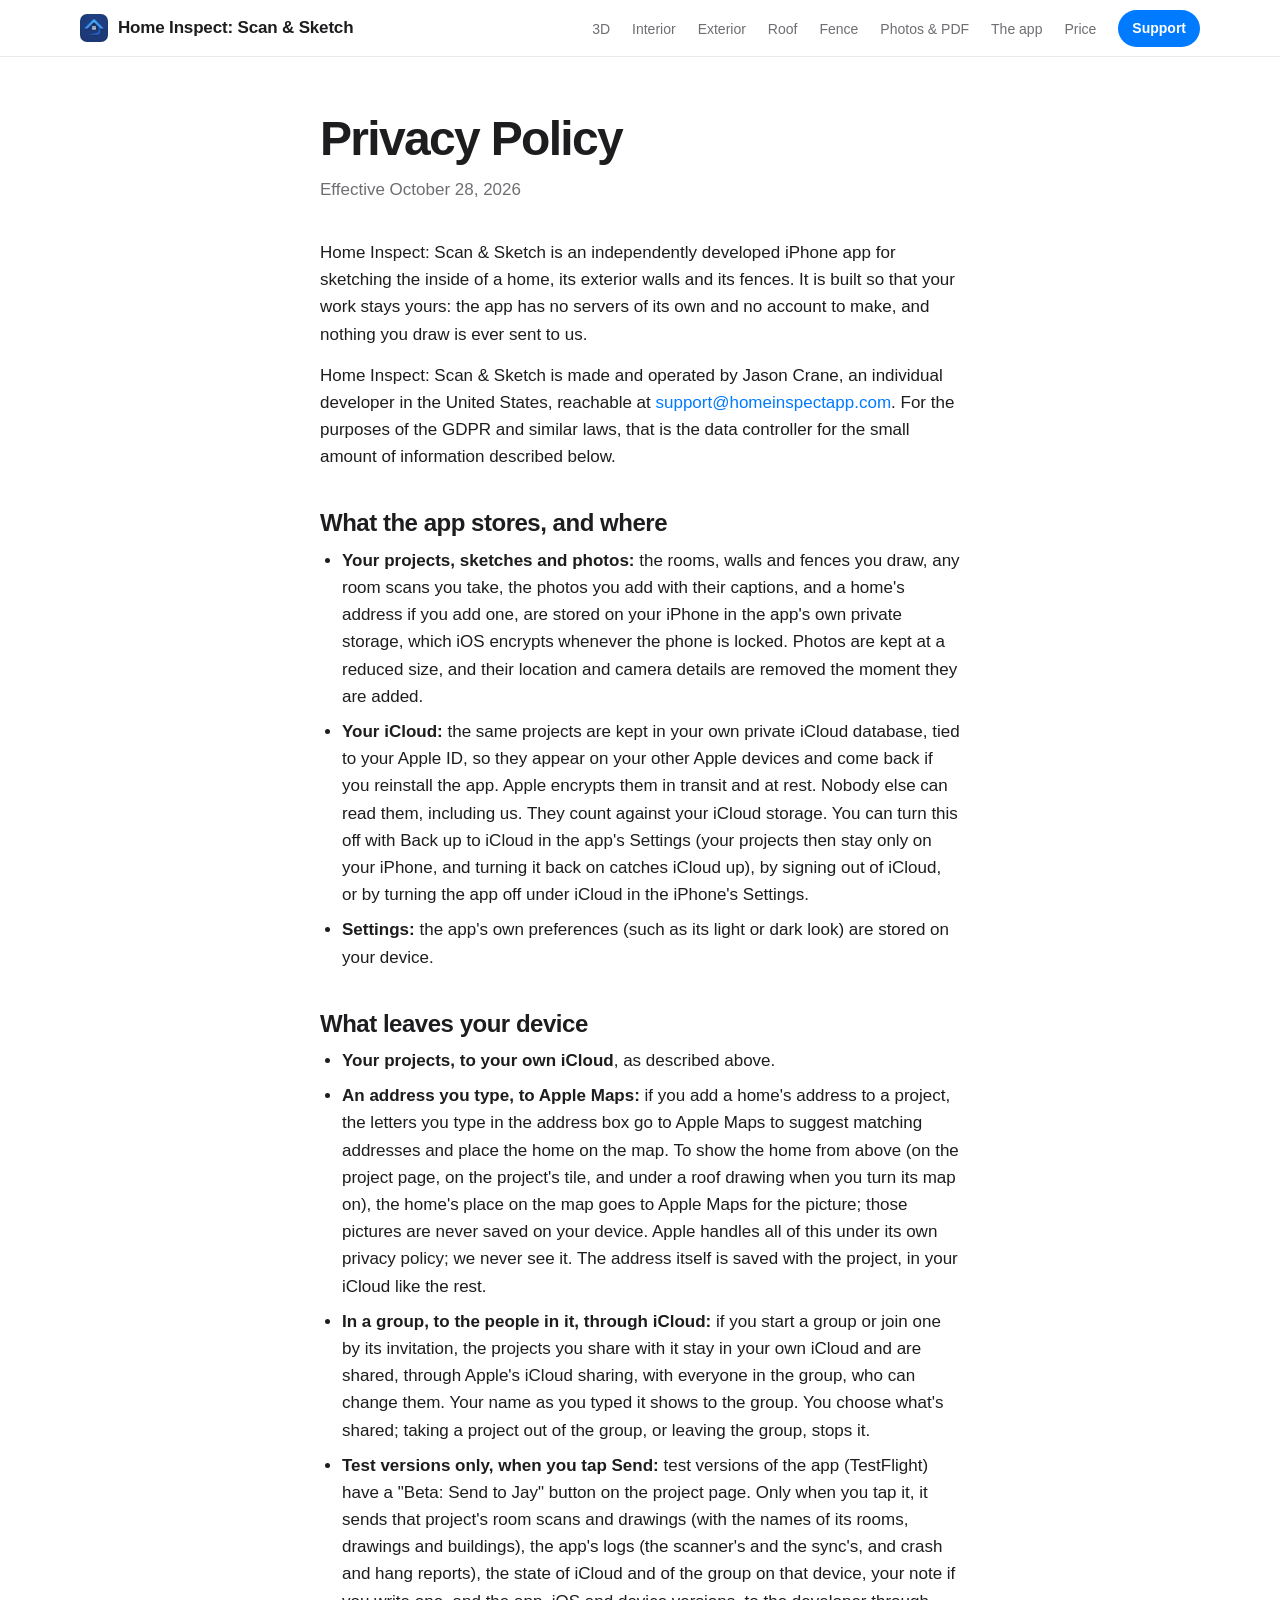
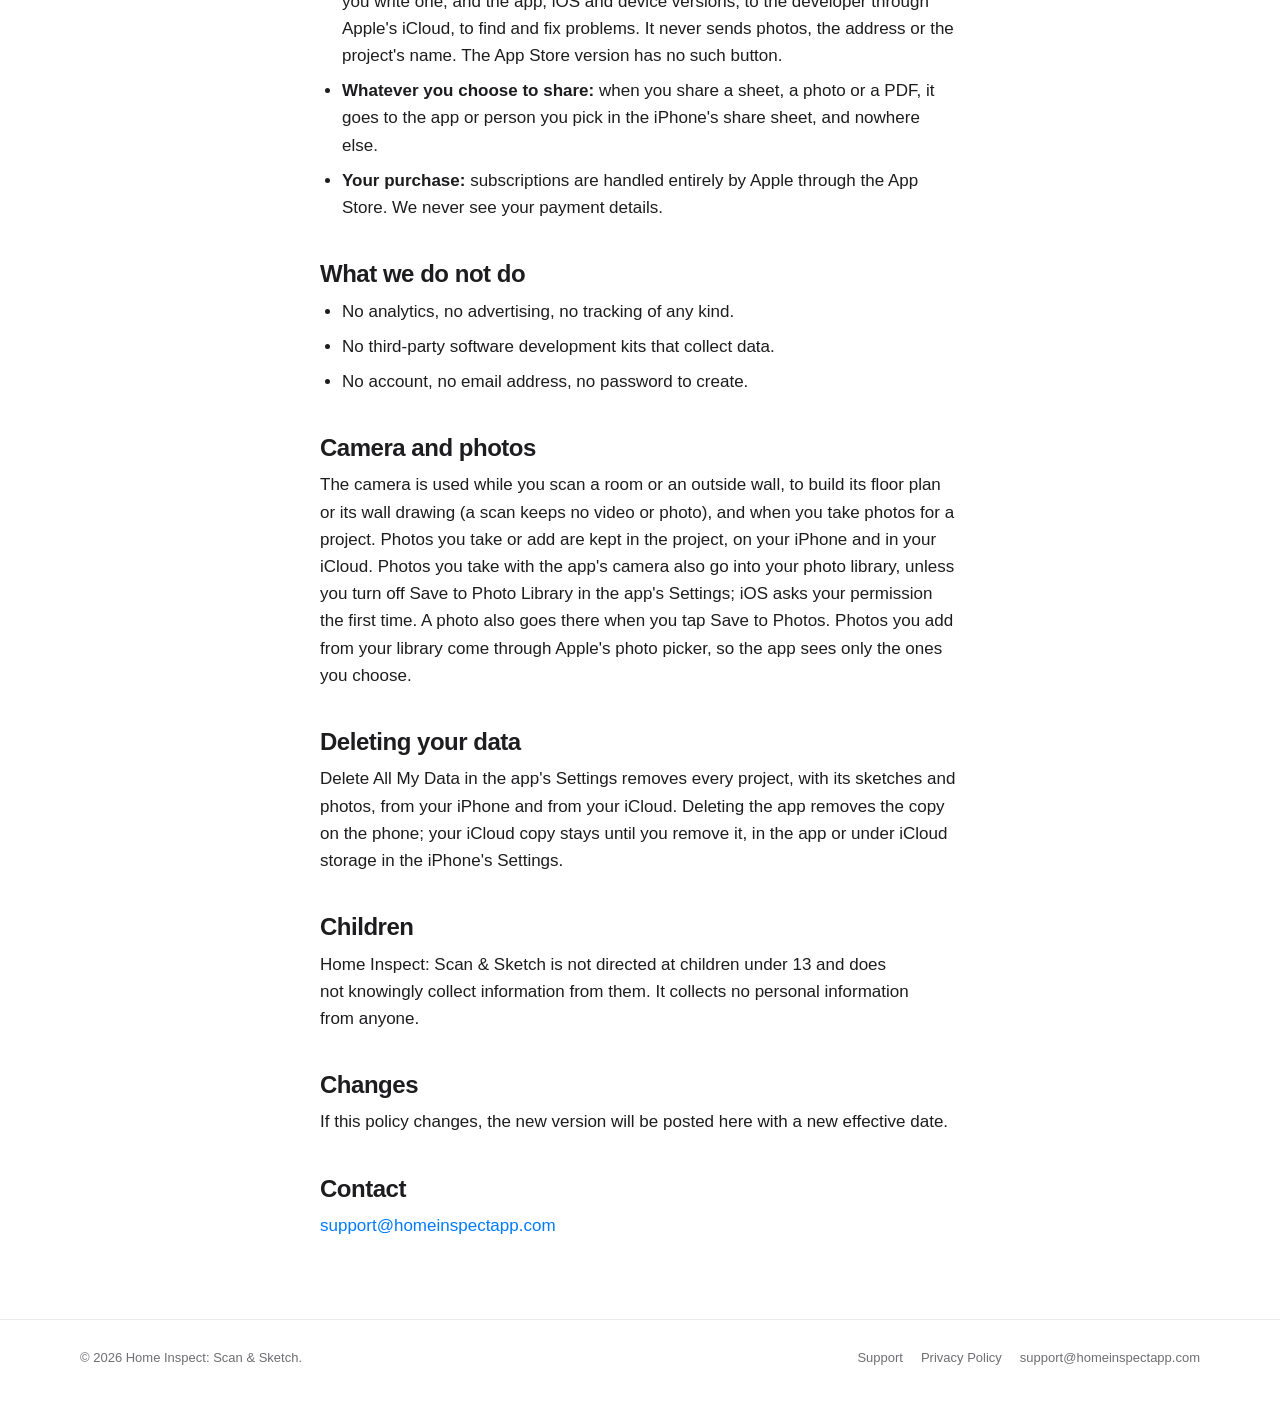
<file: privacy/index.html>
<!DOCTYPE html>
<html lang="en">
<head>
<meta charset="utf-8">
<meta name="viewport" content="width=device-width, initial-scale=1, viewport-fit=cover">
<title>Privacy Policy - Home Inspect: Scan &amp; Sketch</title>
<meta name="description" content="What Home Inspect: Scan &amp; Sketch stores and where: your own iPhone and iCloud, nothing of ours.">
<link rel="canonical" href="https://homeinspectapp.com/privacy">
<meta property="og:type" content="website">
<meta property="og:site_name" content="Home Inspect: Scan &amp; Sketch">
<meta property="og:title" content="Privacy Policy - Home Inspect: Scan &amp; Sketch">
<meta property="og:description" content="What Home Inspect: Scan &amp; Sketch stores and where: your own iPhone and iCloud, nothing of ours.">
<meta property="og:url" content="https://homeinspectapp.com/privacy">
<meta property="og:image" content="https://homeinspectapp.com/assets/icon-512.png">
<meta name="twitter:card" content="summary">
<meta name="theme-color" content="#ffffff">
<link rel="icon" href="/assets/icon-64.png" sizes="64x64" type="image/png">
<link rel="apple-touch-icon" href="/assets/icon-180.png">
<link rel="stylesheet" href="/assets/site.css?v=fe931c1f">
</head>
<body>
<header class="bar"><div class="wrap"><a class="brand" href="/"><img src="/assets/icon-64.png" alt="" width="28" height="28">Home Inspect: Scan &amp; Sketch</a><nav aria-label="Pages"><a href="/#models" class="more">3D</a><a href="/#interior" class="more">Interior</a><a href="/#exterior" class="more">Exterior</a><a href="/#roof" class="more">Roof</a><a href="/#fence" class="more">Fence</a><a href="/#photos" class="more">Photos &amp; PDF</a><a href="/#store" class="more">The app</a><a href="/#price" class="more">Price</a><a href="/support" class="pill">Support</a></nav></div></header>
<main class="wrap article">
<h1>Privacy Policy</h1>
  <p class="updated">Effective October 28, 2026</p>

  <p>Home Inspect: Scan &amp; Sketch is an independently developed iPhone app for sketching the inside of a home,
  its exterior walls and its fences. It is built so that your work stays yours: the app has no
  servers of its own and no account to make, and nothing you draw is ever sent to us.</p>

  <p>Home Inspect: Scan &amp; Sketch is made and operated by Jason Crane, an individual developer in the United
  States, reachable at <a href="mailto:support@homeinspectapp.com">support@homeinspectapp.com</a>. For the
  purposes of the GDPR and similar laws, that is the data controller for the small amount of
  information described below.</p>

  <h2>What the app stores, and where</h2>
  <ul>
    <li><strong>Your projects, sketches and photos:</strong> the rooms, walls and fences you draw,
    any room scans you take, the photos you add with their captions, and a home's address if you add
    one, are stored on your iPhone in the app's own private storage, which iOS encrypts whenever the
    phone is locked. Photos are kept at a reduced size, and their location and camera details are
    removed the moment they are added.</li>
    <li><strong>Your iCloud:</strong> the same projects are kept in your own private iCloud database,
    tied to your Apple ID, so they appear on your other Apple devices and come back if you reinstall
    the app. Apple encrypts them in transit and at rest. Nobody else can read them, including us.
    They count against your iCloud storage. You can turn this off with Back up to iCloud in the app's
    Settings (your projects then stay only on your iPhone, and turning it back on catches iCloud up), by
    signing out of iCloud, or by turning the app off under iCloud in the iPhone's Settings.</li>
    <li><strong>Settings:</strong> the app's own preferences (such as its light or dark look)
    are stored on your device.</li>
  </ul>

  <h2>What leaves your device</h2>
  <ul>
    <li><strong>Your projects, to your own iCloud</strong>, as described above.</li>
    <li><strong>An address you type, to Apple Maps:</strong> if you add a home's address to a
    project, the letters you type in the address box go to Apple Maps to suggest matching addresses
    and place the home on the map. To show the home from above (on the project page, on the project's
    tile, and under a roof drawing when you turn its map on), the home's place on the map goes to Apple
    Maps for the picture; those pictures are never saved on your device. Apple handles all of this under
    its own privacy policy; we never see it. The address itself is saved with the project, in your iCloud
    like the rest.</li>
    <li><strong>In a group, to the people in it, through iCloud:</strong> if you start a group or join
    one by its invitation, the projects you share with it stay in your own iCloud and are shared, through
    Apple's iCloud sharing, with everyone in the group, who can change them. Your name as you typed it
    shows to the group. You choose what's shared; taking a project out of the group, or leaving the group,
    stops it.</li>
    <li><strong>Test versions only, when you tap Send:</strong> test versions of the app (TestFlight)
    have a "Beta: Send to Jay" button on the project page. Only when you tap it, it sends that project's
    room scans and drawings (with the names of its rooms, drawings and buildings), the app's logs (the
    scanner's and the sync's, and crash and hang reports), the state of iCloud and of the group on that
    device, your note if you write one, and the app, iOS and device versions, to the developer through
    Apple's iCloud, to find and fix problems. It never sends photos, the address or the project's name.
    The App Store version has no such button.</li>
    <li><strong>Whatever you choose to share:</strong> when you share a sheet, a photo or a PDF, it goes to
    the app or person you pick in the iPhone's share sheet, and nowhere else.</li>
    <li><strong>Your purchase:</strong> subscriptions are handled entirely by Apple through the App
    Store. We never see your payment details.</li>
  </ul>

  <h2>What we do not do</h2>
  <ul>
    <li>No analytics, no advertising, no tracking of any kind.</li>
    <li>No third-party software development kits that collect data.</li>
    <li>No account, no email address, no password to create.</li>
  </ul>

  <h2>Camera and photos</h2>
  <p>The camera is used while you scan a room or an outside wall, to build its floor plan or its
  wall drawing (a scan keeps no video or photo), and when you take photos for a project. Photos you take or add are kept in the project,
  on your iPhone and in your iCloud. Photos you take with the app's camera also go into your photo
  library, unless you turn off Save to Photo Library in the app's Settings; iOS asks your permission
  the first time. A photo also goes there when you tap Save to Photos. Photos you add from your library
  come through Apple's photo picker, so the app sees only the ones you choose.</p>

  <h2>Deleting your data</h2>
  <p>Delete All My Data in the app's Settings removes every project, with its sketches and photos,
  from your iPhone and from your iCloud. Deleting the app removes the copy on the phone; your iCloud copy stays until you remove
  it, in the app or under iCloud storage in the iPhone's Settings.</p>

  <h2>Children</h2>
  <p>Home Inspect: Scan &amp; Sketch is not directed at children under 13 and does not knowingly collect information
  from them. It collects no personal information from anyone.</p>

  <h2>Changes</h2>
  <p>If this policy changes, the new version will be posted here with a new effective date.</p>

  <h2>Contact</h2>
  <p><a href="mailto:support@homeinspectapp.com">support@homeinspectapp.com</a></p>
</main>
<footer><div class="wrap"><div>© 2026 Home Inspect: Scan &amp; Sketch.</div><nav aria-label="More"><a href="/support">Support</a><a href="/privacy">Privacy Policy</a><a href="mailto:support@homeinspectapp.com">support@homeinspectapp.com</a></nav></div></footer>
<script src="/assets/site.js?v=1da380a2"></script>
</body>
</html>
</file>
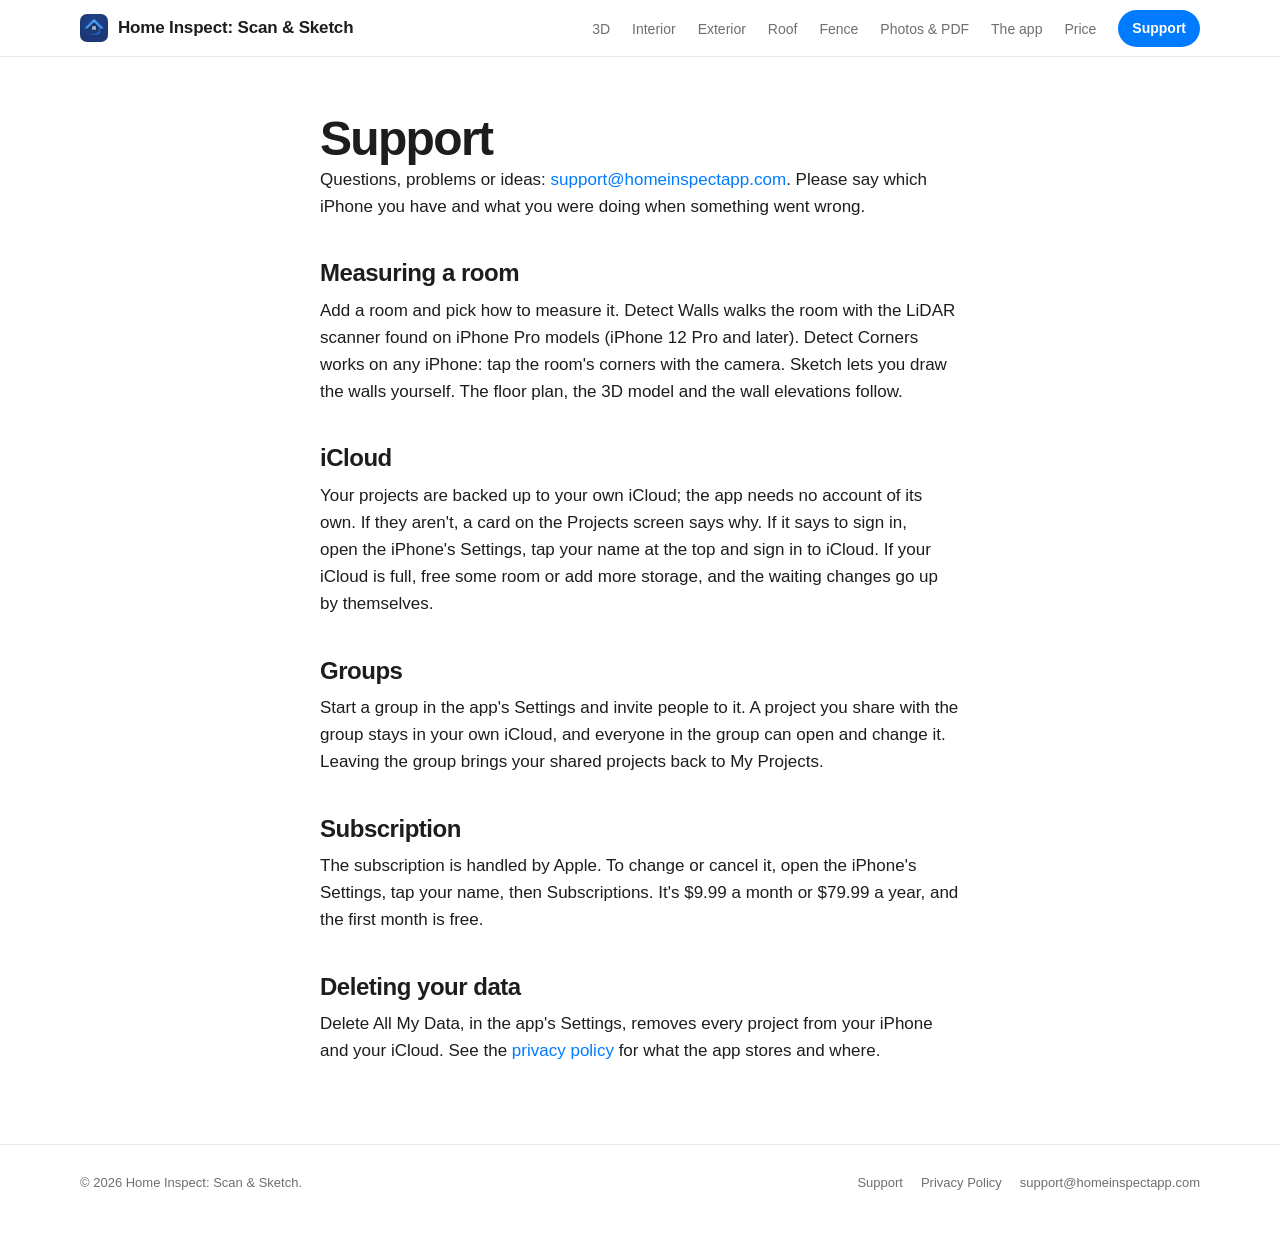
<file: support/index.html>
<!DOCTYPE html>
<html lang="en">
<head>
<meta charset="utf-8">
<meta name="viewport" content="width=device-width, initial-scale=1, viewport-fit=cover">
<title>Support - Home Inspect: Scan &amp; Sketch</title>
<meta name="description" content="Help with Home Inspect: Scan &amp; Sketch, for measuring a room, iCloud, groups, the subscription and deleting your data.">
<link rel="canonical" href="https://homeinspectapp.com/support">
<meta property="og:type" content="website">
<meta property="og:site_name" content="Home Inspect: Scan &amp; Sketch">
<meta property="og:title" content="Support - Home Inspect: Scan &amp; Sketch">
<meta property="og:description" content="Help with Home Inspect: Scan &amp; Sketch, for measuring a room, iCloud, groups, the subscription and deleting your data.">
<meta property="og:url" content="https://homeinspectapp.com/support">
<meta property="og:image" content="https://homeinspectapp.com/assets/icon-512.png">
<meta name="twitter:card" content="summary">
<meta name="theme-color" content="#ffffff">
<link rel="icon" href="/assets/icon-64.png" sizes="64x64" type="image/png">
<link rel="apple-touch-icon" href="/assets/icon-180.png">
<link rel="stylesheet" href="/assets/site.css?v=fe931c1f">
</head>
<body>
<header class="bar"><div class="wrap"><a class="brand" href="/"><img src="/assets/icon-64.png" alt="" width="28" height="28">Home Inspect: Scan &amp; Sketch</a><nav aria-label="Pages"><a href="/#models" class="more">3D</a><a href="/#interior" class="more">Interior</a><a href="/#exterior" class="more">Exterior</a><a href="/#roof" class="more">Roof</a><a href="/#fence" class="more">Fence</a><a href="/#photos" class="more">Photos &amp; PDF</a><a href="/#store" class="more">The app</a><a href="/#price" class="more">Price</a><a href="/support" class="pill">Support</a></nav></div></header>
<main class="wrap article">
<h1>Support</h1>

  <p>Questions, problems or ideas: <a href="mailto:support@homeinspectapp.com">support@homeinspectapp.com</a>.
  Please say which iPhone you have and what you were doing when something went wrong.</p>

  <h2>Measuring a room</h2>
  <p>Add a room and pick how to measure it. Detect Walls walks the room with the LiDAR scanner found
  on iPhone Pro models (iPhone 12 Pro and later). Detect Corners works on any iPhone: tap the room's
  corners with the camera. Sketch lets you draw the walls yourself. The floor plan, the 3D model and
  the wall elevations follow.</p>

  <h2>iCloud</h2>
  <p>Your projects are backed up to your own iCloud; the app needs no account of its own. If they
  aren't, a card on the Projects screen says why. If it says to sign in, open the iPhone's Settings,
  tap your name at the top and sign in to iCloud. If your iCloud is full, free some room or add more
  storage, and the waiting changes go up by themselves.</p>

  <h2>Groups</h2>
  <p>Start a group in the app's Settings and invite people to it. A project you share with the
  group stays in your own iCloud, and everyone in the group can open and change it. Leaving the group
  brings your shared projects back to My Projects.</p>

  <h2>Subscription</h2>
  <p>The subscription is handled by Apple. To change or cancel it, open the iPhone's Settings, tap
  your name, then Subscriptions. It's $9.99 a month or $79.99 a year, and the first month is free.</p>

  <h2>Deleting your data</h2>
  <p>Delete All My Data, in the app's Settings, removes every project from your iPhone and your
  iCloud. See the <a href="/privacy">privacy policy</a> for what the app stores and where.</p>
</main>
<footer><div class="wrap"><div>© 2026 Home Inspect: Scan &amp; Sketch.</div><nav aria-label="More"><a href="/support">Support</a><a href="/privacy">Privacy Policy</a><a href="mailto:support@homeinspectapp.com">support@homeinspectapp.com</a></nav></div></footer>
<script src="/assets/site.js?v=1da380a2"></script>
</body>
</html>
</file>
<file: assets/site.css>
/* homeinspectapp.com — the app's own look: system type, system blue, white
   (Jay, 2026-10-20: no black backgrounds), no outside fonts or scripts (the
   privacy policy's promise).
   Layout: one column of wide, rounded panels; the drawings the app makes
   float on them as paper sheets. */
:root {
  --blue: #007aff;
  --blue-ink: #0066d6;
  --btn: #1d1d1f;
  --btn-fg: #f5f5f7;
  --bg: #ffffff;
  --bg-2: #f5f5f7;
  --panel: linear-gradient(160deg, #e6f0ff 0%, #f2f6ff 50%, #dce9ff 100%);
  --blue-deep: linear-gradient(160deg, #0a63d6 0%, #007aff 55%, #2b8dff 100%);
  --band: #f3f7ff;
  --card: #f5f5f7;
  --card-on-2: #ffffff;
  --paper: #ffffff;
  --fg: #1d1d1f;
  --fg-2: #6e6e73;
  --line: rgba(0, 0, 0, 0.08);
  --bar: rgba(255, 255, 255, 0.72);
  --shadow: 0 24px 60px rgba(20, 30, 50, 0.14), 0 2px 8px rgba(20, 30, 50, 0.06);
  --shadow-soft: 0 10px 30px rgba(20, 30, 50, 0.08);
  --radius: 28px;
  color-scheme: light;
}

* { box-sizing: border-box; margin: 0; padding: 0; }
html { scroll-behavior: smooth; -webkit-text-size-adjust: 100%; }
@media (prefers-reduced-motion: reduce) { html { scroll-behavior: auto; } }
body {
  font-family: -apple-system, BlinkMacSystemFont, "SF Pro Text", "Helvetica Neue", Helvetica, Arial, sans-serif;
  background: var(--bg);
  color: var(--fg);
  line-height: 1.5;
  -webkit-font-smoothing: antialiased;
  text-rendering: optimizeLegibility;
}
img, video { display: block; max-width: 100%; height: auto; }
a { color: var(--blue); text-decoration: none; }
@media (hover: hover) { a:hover { text-decoration: underline; } }
:focus-visible { outline: 3px solid var(--blue); outline-offset: 3px; }
h1, h2, h3 { font-weight: 700; letter-spacing: -0.02em; line-height: 1.1; text-wrap: balance; }
h1 { font-size: clamp(2.6rem, 7vw, 4.75rem); letter-spacing: -0.035em; }
h2 { font-size: clamp(2rem, 4.5vw, 3rem); letter-spacing: -0.03em; }
h3 { font-size: 1.375rem; letter-spacing: -0.015em; }
p { text-wrap: pretty; }
.wrap {
  max-width: 1160px;
  margin: 0 auto;
  padding-left: max(20px, env(safe-area-inset-left, 0px));
  padding-right: max(20px, env(safe-area-inset-right, 0px));
}

/* The bar on top */
.bar {
  position: sticky; top: 0; z-index: 20;
  background: var(--bar);
  -webkit-backdrop-filter: saturate(180%) blur(20px);
  backdrop-filter: saturate(180%) blur(20px);
  border-bottom: 1px solid var(--line);
}
.bar .wrap { display: flex; align-items: center; justify-content: space-between; height: 56px; gap: 16px; }
.brand { display: flex; align-items: center; gap: 10px; color: var(--fg); font-weight: 600; font-size: 1.0625rem; letter-spacing: -0.01em; }
.brand:hover { text-decoration: none; }
.brand img { width: 28px; height: 28px; border-radius: 7px; }
.bar nav { display: flex; align-items: center; gap: 22px; font-size: 0.875rem; }
.bar nav a { color: var(--fg-2); white-space: nowrap; }
@media (hover: hover) { .bar nav a:hover { text-decoration: none; color: var(--fg); } .bar nav .pill:hover { color: #fff; } }
.bar nav .pill { background: var(--blue); color: #fff; padding: 8px 14px; border-radius: 999px; font-weight: 600; }
@media (max-width: 760px) { .bar nav .more { display: none; } }
/* The full name (Home Inspect: Scan & Sketch) beside Support on a phone, down to 375 pt wide. */
@media (max-width: 440px) { .bar .wrap { gap: 10px; } .brand { font-size: 0.875rem; gap: 8px; white-space: nowrap; } }

/* Sections */
section { padding-block: clamp(40px, 7vw, 88px); scroll-margin-top: 64px; }
@media (max-width: 760px) { section { padding-block: 28px; } }
section.alt { background: var(--band); }
.alt .step, .alt .tool, .alt .card, .alt .price { background: var(--card-on-2); }
.head { max-width: 760px; margin: 0 auto 36px; text-align: center; }
/* The chapter's name over its headline, big (Jay, 2026-10-20: "the interior and exterior titles need to be bigger, the titles underneath them a little smaller"). */
.eyebrow { color: var(--blue-ink); font-weight: 700; font-size: clamp(1.375rem, 3.2vw, 1.875rem); letter-spacing: 0.1em; text-transform: uppercase; margin-bottom: 10px; line-height: 1.1; }
.lead { color: var(--fg-2); font-size: clamp(1.125rem, 2vw, 1.375rem); line-height: 1.45; margin-top: 18px; font-weight: 400; }

/* The opening */
.hero { padding-block: clamp(48px, 8vw, 96px) 0; text-align: center; }
/* The opening's label stays small; the big ones are the chapters' (Jay, 2026-10-20: "I don't like how this one looks"). */
.hero .eyebrow { font-size: 0.9375rem; letter-spacing: 0.08em; font-weight: 600; margin-bottom: 16px; }
.hero h1 { max-width: 15ch; margin: 0 auto; }
.hero .lead { max-width: 620px; margin: 22px auto 0; }
.hero .ctas { display: flex; flex-wrap: wrap; justify-content: center; gap: 12px; margin-top: 28px; }
.btn { display: inline-flex; align-items: center; gap: 8px; padding: 13px 22px; border-radius: 999px; font-weight: 600; font-size: 1rem; line-height: 1; }
.btn.dark { background: var(--blue); color: #fff; }
.btn.light { background: var(--card); color: var(--fg); }
@media (hover: hover) { .btn.dark:hover { text-decoration: none; opacity: 0.9; } .btn.light:hover { text-decoration: none; background: var(--line); } }
.btn.soon { border: 1px solid rgba(0, 122, 255, 0.35); color: var(--blue-ink); cursor: default; }
.btn svg { width: 16px; height: 16px; fill: none; stroke: currentColor; stroke-width: 2; stroke-linecap: round; stroke-linejoin: round; }

/* The board: the panel the sheets float on */
.board { position: relative; margin-top: clamp(40px, 6vw, 72px); background: var(--panel); border-radius: var(--radius); padding: clamp(24px, 5vw, 64px); min-height: 200px; }
.sheet { background: var(--paper); border-radius: 18px; box-shadow: var(--shadow); padding: clamp(14px, 2.5vw, 28px); }
.sheet img { width: 100%; height: auto; }
.board .main { max-width: 780px; margin: 0 auto; }
.board .float { position: absolute; width: 26%; max-width: 300px; padding: 14px; border-radius: 14px; }
.board .float.left { left: 2.5%; bottom: 5%; transform: rotate(-3deg); }
.board .float.right { right: 1%; top: 4%; transform: rotate(2.5deg); }
@media (max-width: 760px) { .board .float { display: none; } }

/* The facts strip */
.facts { display: flex; flex-wrap: wrap; justify-content: center; gap: 10px 28px; margin-top: 40px; color: var(--fg-2); font-size: 0.9375rem; }
.facts span { display: inline-flex; align-items: center; gap: 8px; }
.facts svg { width: 18px; height: 18px; flex: none; fill: none; stroke: var(--blue); stroke-width: 1.8; stroke-linecap: round; stroke-linejoin: round; }
@media (max-width: 760px) { .facts { display: grid; grid-template-columns: 1fr 1fr; text-align: left; gap: 10px 16px; } .facts span { align-items: flex-start; } }

/* The four tools, as cards with their drawings */
.tools { display: grid; grid-template-columns: repeat(auto-fit, minmax(min(100%, 250px), 1fr)); gap: 18px; }
@media (max-width: 760px) { .tools { grid-template-columns: 1fr 1fr; gap: 10px; } .tool { padding: 12px 12px 14px; border-radius: 16px; } .tool h3 { font-size: 1rem; } .tool p { font-size: 0.8125rem; } .tool .sheet { padding: 8px; } }
.tool { background: var(--card); border-radius: 24px; padding: 22px 22px 24px; display: flex; flex-direction: column; gap: 8px; min-width: 0; color: var(--fg); }
@media (hover: hover) { .tool:hover { text-decoration: none; } }
.tool .sheet { padding: 12px; border-radius: 14px; box-shadow: var(--shadow-soft); margin-bottom: 10px; aspect-ratio: 4 / 3; display: flex; align-items: center; justify-content: center; overflow: hidden; }
.tool .sheet img { max-height: 100%; width: auto; max-width: 100%; }
.tool h3 { font-size: 1.25rem; }
.tool p { color: var(--fg-2); font-size: 0.9375rem; }
.tool .go { color: var(--blue-ink); font-weight: 600; font-size: 0.9375rem; margin-top: 4px; }

/* The steps, like the app's How to Use pages: compact, three to a row on a
   desk, two on a phone (Jay, 2026-10-20: "too much to scroll down … stack
   more in each row"; the phone's swipe rows went back to the grid the same
   evening: "go back to the 4 tile look so we can see them all"); the tips
   fold under each card. */
.steps { display: grid; grid-template-columns: repeat(auto-fill, minmax(min(100%, 300px), 1fr)); gap: 16px; }
.step { background: var(--card); border-radius: 20px; padding: 16px 16px 14px; display: flex; flex-direction: column; gap: 6px; min-width: 0; }
.step .n { color: var(--blue-ink); font-weight: 600; font-size: 0.6875rem; letter-spacing: 0.06em; text-transform: uppercase; }
.step h3 { font-size: 1.0625rem; margin: 0; }
.step .pic { margin: 4px 0; width: 100%; }
.step .pic video { width: 100%; border-radius: 12px; background: var(--card); aspect-ratio: 380 / 290; box-shadow: inset 0 0 0 1px rgba(0, 122, 255, 0.08); }
.step .pic.tall video { aspect-ratio: 380 / 370; }
.step .lead { font-size: 0.875rem; line-height: 1.4; margin-top: 0; color: var(--fg); font-weight: 500; }
.more { margin-top: 2px; }
.more summary { cursor: pointer; color: var(--blue-ink); font-weight: 600; font-size: 0.8125rem; list-style: none; display: inline-flex; align-items: center; gap: 4px; }
.more summary::-webkit-details-marker { display: none; }
.more summary::after { content: ""; width: 6px; height: 6px; border-right: 1.5px solid currentColor; border-bottom: 1.5px solid currentColor; transform: rotate(45deg) translateY(-2px); }
.more[open] summary::after { transform: rotate(-135deg) translateY(-1px); }
.tips { list-style: none; display: flex; flex-direction: column; gap: 6px; margin-top: 8px; }
.tips li { display: flex; gap: 8px; align-items: flex-start; font-size: 0.8125rem; line-height: 1.4; color: var(--fg-2); }
.tips li::before { content: ""; flex: none; width: 6px; height: 6px; margin-top: 0.45em; border-radius: 50%; background: var(--blue); }
@media (max-width: 760px) {
  .steps { grid-template-columns: 1fr 1fr; gap: 10px; }
  .step { padding: 12px 12px 10px; border-radius: 16px; gap: 4px; }
  .step h3 { font-size: 0.9375rem; }
  .step .lead { font-size: 0.8125rem; }
  .step .pic video { border-radius: 10px; }
}

/* A chapter's own drawing beside its words */
.split { display: grid; grid-template-columns: 1fr 1fr; gap: clamp(24px, 4vw, 56px); align-items: center; margin-bottom: 48px; }
.split .head { text-align: left; margin: 0; }
.split .sheet { padding: clamp(16px, 2.5vw, 28px); }
.split .step { margin: 0; }
@media (max-width: 760px) { .split { grid-template-columns: 1fr; gap: 20px; margin-bottom: 28px; } .split .head { text-align: center; } .split .sheet img { max-height: 220px; width: auto; max-width: 100%; margin: 0 auto; } }

/* Three cards across */
.cards { display: grid; grid-template-columns: repeat(auto-fit, minmax(min(100%, 300px), 1fr)); gap: 20px; }
/* The title beside its icon, the words under both (Jay, 2026-10-20: "move
   that next to the icons for all of them"). */
.card { background: var(--card); border-radius: var(--radius); padding: 28px 28px 30px; min-width: 0; display: grid; grid-template-columns: auto 1fr; column-gap: 14px; align-items: center; }
.card svg { width: 44px; height: 44px; padding: 10px; border-radius: 12px; background: rgba(0, 122, 255, 0.1); fill: none; stroke: var(--blue); stroke-width: 1.6; stroke-linecap: round; stroke-linejoin: round; }
.card h3 { margin: 0; }
.card p { grid-column: 1 / -1; margin-top: 14px; color: var(--fg-2); font-size: 1rem; }

/* The panel: one PDF, its sheets fanned */
.ink { background: var(--panel); border-radius: var(--radius); padding: clamp(32px, 5vw, 64px); overflow: hidden; margin-bottom: 44px; }
.ink .head { margin-bottom: 36px; }
.fan { display: grid; grid-template-columns: repeat(3, 1fr); gap: clamp(12px, 2vw, 24px); align-items: end; }
.fan .sheet { padding: 0; border-radius: 10px; overflow: hidden; box-shadow: var(--shadow); }
.fan .sheet:nth-child(2) { transform: translateY(-14px); }
@media (max-width: 760px) { .fan { grid-template-columns: 1fr 1fr; } .fan .sheet:nth-child(3) { display: none; } .fan .sheet:nth-child(2) { transform: none; } }
.ink .pages { display: flex; flex-wrap: wrap; gap: 8px 22px; justify-content: center; margin-top: 28px; color: var(--fg-2); font-size: 0.9375rem; }
.ink .pages b { color: var(--fg); font-weight: 600; }

/* The price: the app's blue */
.price { max-width: 560px; margin: 0 auto; text-align: center; background: var(--blue-deep); color: #fff; border-radius: var(--radius); padding: 44px 28px; box-shadow: var(--shadow); }
.price .eyebrow { color: rgba(255, 255, 255, 0.8); }
.price .big { font-size: clamp(2.75rem, 7vw, 4rem); font-weight: 700; letter-spacing: -0.04em; line-height: 1; }
.price .big small { font-size: 0.4em; color: rgba(255, 255, 255, 0.8); font-weight: 500; letter-spacing: -0.01em; }
.price p { color: rgba(255, 255, 255, 0.88); margin-top: 14px; }
.price .btn.soon { border-color: rgba(255, 255, 255, 0.6); color: #fff; }
.price .soon { display: inline-block; margin-top: 22px; padding: 11px 20px; border-radius: 999px; background: var(--blue); color: #fff; font-weight: 600; font-size: 0.9375rem; }

/* Pages of words: support, privacy, terms */
.article { max-width: 680px; margin: 0 auto; padding-block: 56px 80px; }
.article h1 { font-size: clamp(2.25rem, 6vw, 3rem); }
.article .updated { color: var(--fg-2); margin: 10px 0 36px; }
.article h2 { font-size: 1.5rem; letter-spacing: -0.02em; margin: 40px 0 10px; }
.article p, .article li { font-size: 1.0625rem; line-height: 1.6; }
.article p + p { margin-top: 14px; }
.article ul { padding-left: 22px; margin: 10px 0; }
.article li + li { margin-top: 8px; }
.draft { background: rgba(255, 159, 10, 0.14); border: 1px solid rgba(255, 159, 10, 0.5); border-radius: 14px; padding: 12px 16px; margin: 0 0 28px; }
mark { background: rgba(255, 214, 10, 0.55); color: inherit; padding: 0 3px; border-radius: 3px; }

/* The 3D models, on the app's blue: a row of tiles that turns one tile
   every 2 seconds, round and round (Jay, 2026-10-20: "rotate through them
   all … like an infinite loop", then "make them cycle faster"). Three show
   on a desk, one and a bit on a phone; Reduce Motion gets a row to scroll.
   No captions, and the tiles stand a little taller in their place; no
   shadow, which the window clipped into a line under the row (Jay: "remove
   the text underneath and there's a small line remove it"). Each picture
   is already framed on its own white 9:10 tile (tools/site-models.sh), so
   it fills the tile edge to edge. Each tile is a layer of its own, so a
   turn moves the pictures without drawing them again (Jay: "sometimes has
   a weird stutter"; site.js). */
.models { background: var(--blue-deep); color: #fff; border-radius: var(--radius); padding: clamp(24px, 4vw, 48px) 0; box-shadow: var(--shadow); overflow: hidden; }
.models .head { margin-bottom: 28px; padding-left: 20px; padding-right: 20px; }
.models h2 { color: #fff; }
.models .lead { color: rgba(255, 255, 255, 0.85); }
.models .eyebrow { color: rgba(255, 255, 255, 0.8); }
.models .window { overflow: hidden; padding: 0 clamp(24px, 4vw, 48px); }
.models .track { display: flex; gap: var(--gap); --gap: clamp(12px, 2vw, 24px); --cols: 3.4; transition: transform 0.7s cubic-bezier(0.4, 0, 0.2, 1); will-change: transform; }
.models .track.jump { transition: none; }
.models figure { flex: none; width: calc((100% - (var(--cols) - 1) * var(--gap)) / var(--cols)); display: flex; flex-direction: column; min-width: 0; will-change: transform; }
.models .sheet { flex: 1; padding: 0; border-radius: 16px; aspect-ratio: 9 / 10; overflow: hidden; box-shadow: none; }
.models .sheet img { display: block; width: 100%; height: 100%; object-fit: cover; }
@media (max-width: 760px) {
  .models .window { padding: 0 20px; }
  .models .track { --cols: 1.4; }
}
@media (prefers-reduced-motion: reduce) {
  .models .window { overflow-x: auto; scroll-snap-type: x mandatory; -webkit-overflow-scrolling: touch; }
  .models .track { transition: none; }
  .models figure { scroll-snap-align: start; }
}

/* The foot */
footer { border-top: 1px solid var(--line); padding-block: 28px 44px; color: var(--fg-2); font-size: 0.8125rem; }
footer .wrap { display: flex; flex-wrap: wrap; gap: 10px 28px; justify-content: space-between; align-items: center; }
footer nav { display: flex; flex-wrap: wrap; gap: 18px; }
footer a { color: var(--fg-2); }
@media (hover: hover) { footer a:hover { color: var(--blue); } }

/* Gentle motion: blocks rise as they come up, only with scripts on and
   motion allowed; everything is in place without either. */
@media (prefers-reduced-motion: no-preference) {
  html.js .rise { opacity: 0; transform: translateY(10px); transition: opacity 0.3s ease-out, transform 0.3s ease-out; }
  html.js .rise.in { opacity: 1; transform: none; }
}
@media print { html.js .rise { opacity: 1; transform: none; } }

/* The page for a wrong address */
.lost { text-align: center; padding-block: 96px; }
.lost p { color: var(--fg-2); margin: 14px 0 28px; }

/* The price card's second plan. */
.price .or { font-weight: 600; color: rgba(255, 255, 255, 0.92); margin: -6px 0 14px; font-size: 1.125rem; }

/* The App Store pictures as one long strip, drifting by (two copies make the loop seamless); a plain
   scroll row when the person prefers reduced motion. */
.strip-window { overflow: hidden; margin-top: 8px; }
.strip { display: flex; width: max-content; gap: 0; animation: strip-pan 90s linear infinite; will-change: transform; }
.strip img { display: block; height: clamp(360px, 46vw, 560px); width: auto; flex: none; }
.strip-window:hover .strip { animation-play-state: paused; }
@keyframes strip-pan { from { transform: translate3d(0, 0, 0); } to { transform: translate3d(-50%, 0, 0); } }
@media (prefers-reduced-motion: reduce) {
  .strip-window { overflow-x: auto; -webkit-overflow-scrolling: touch; }
  .strip { animation: none; }
  .strip img[aria-hidden] { display: none; }
}
</file>
